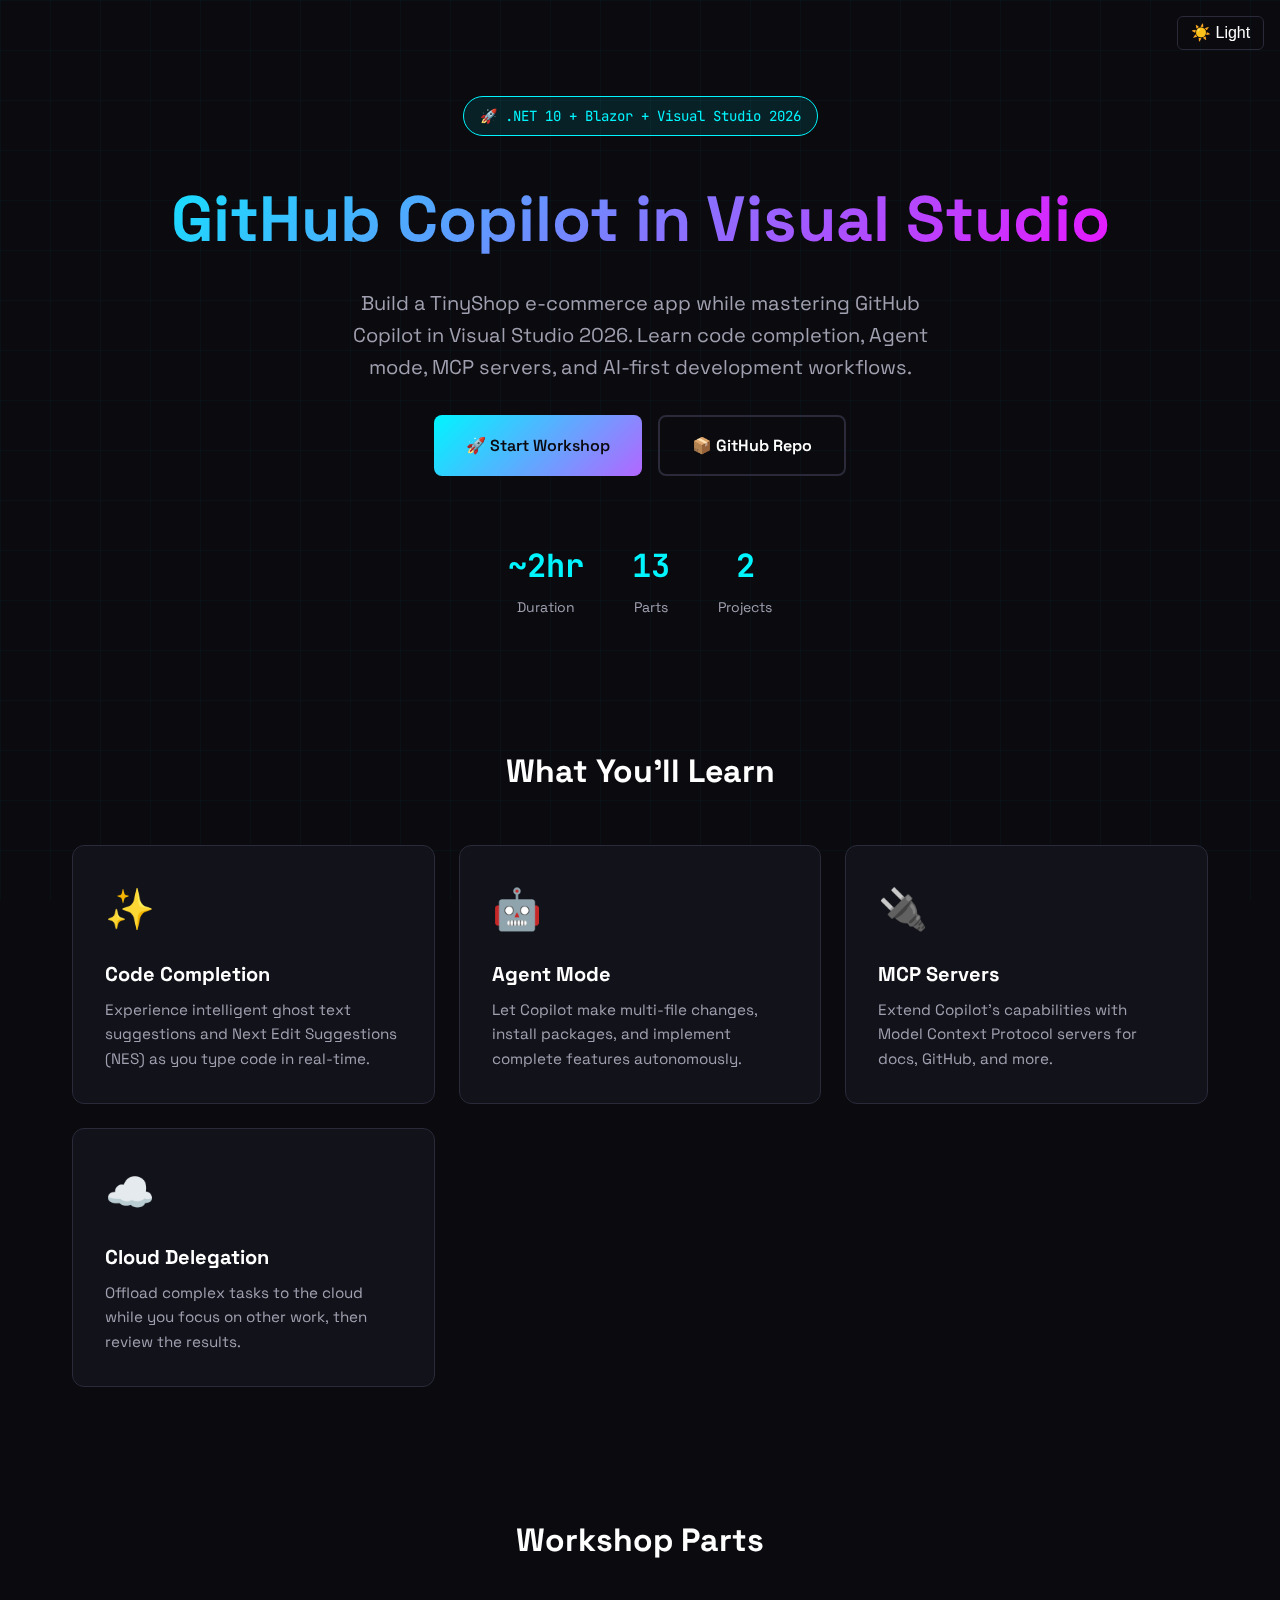
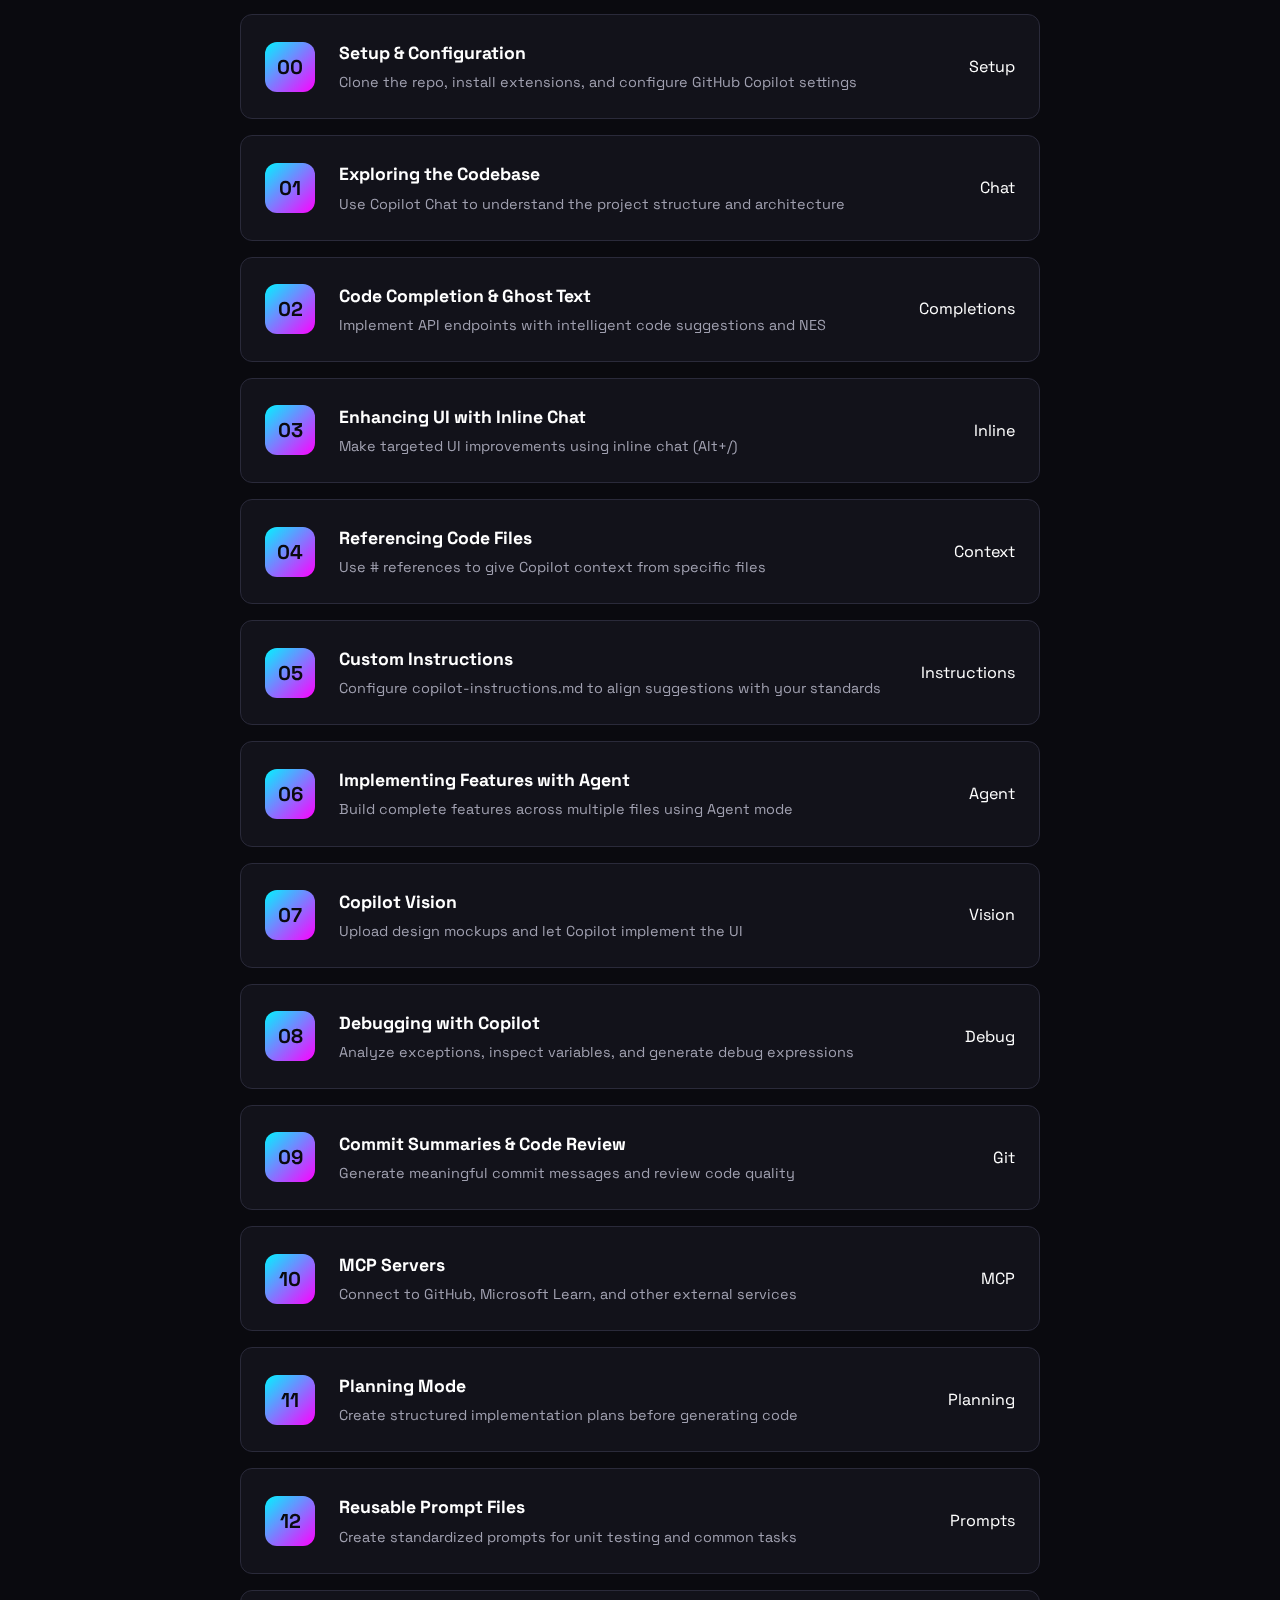
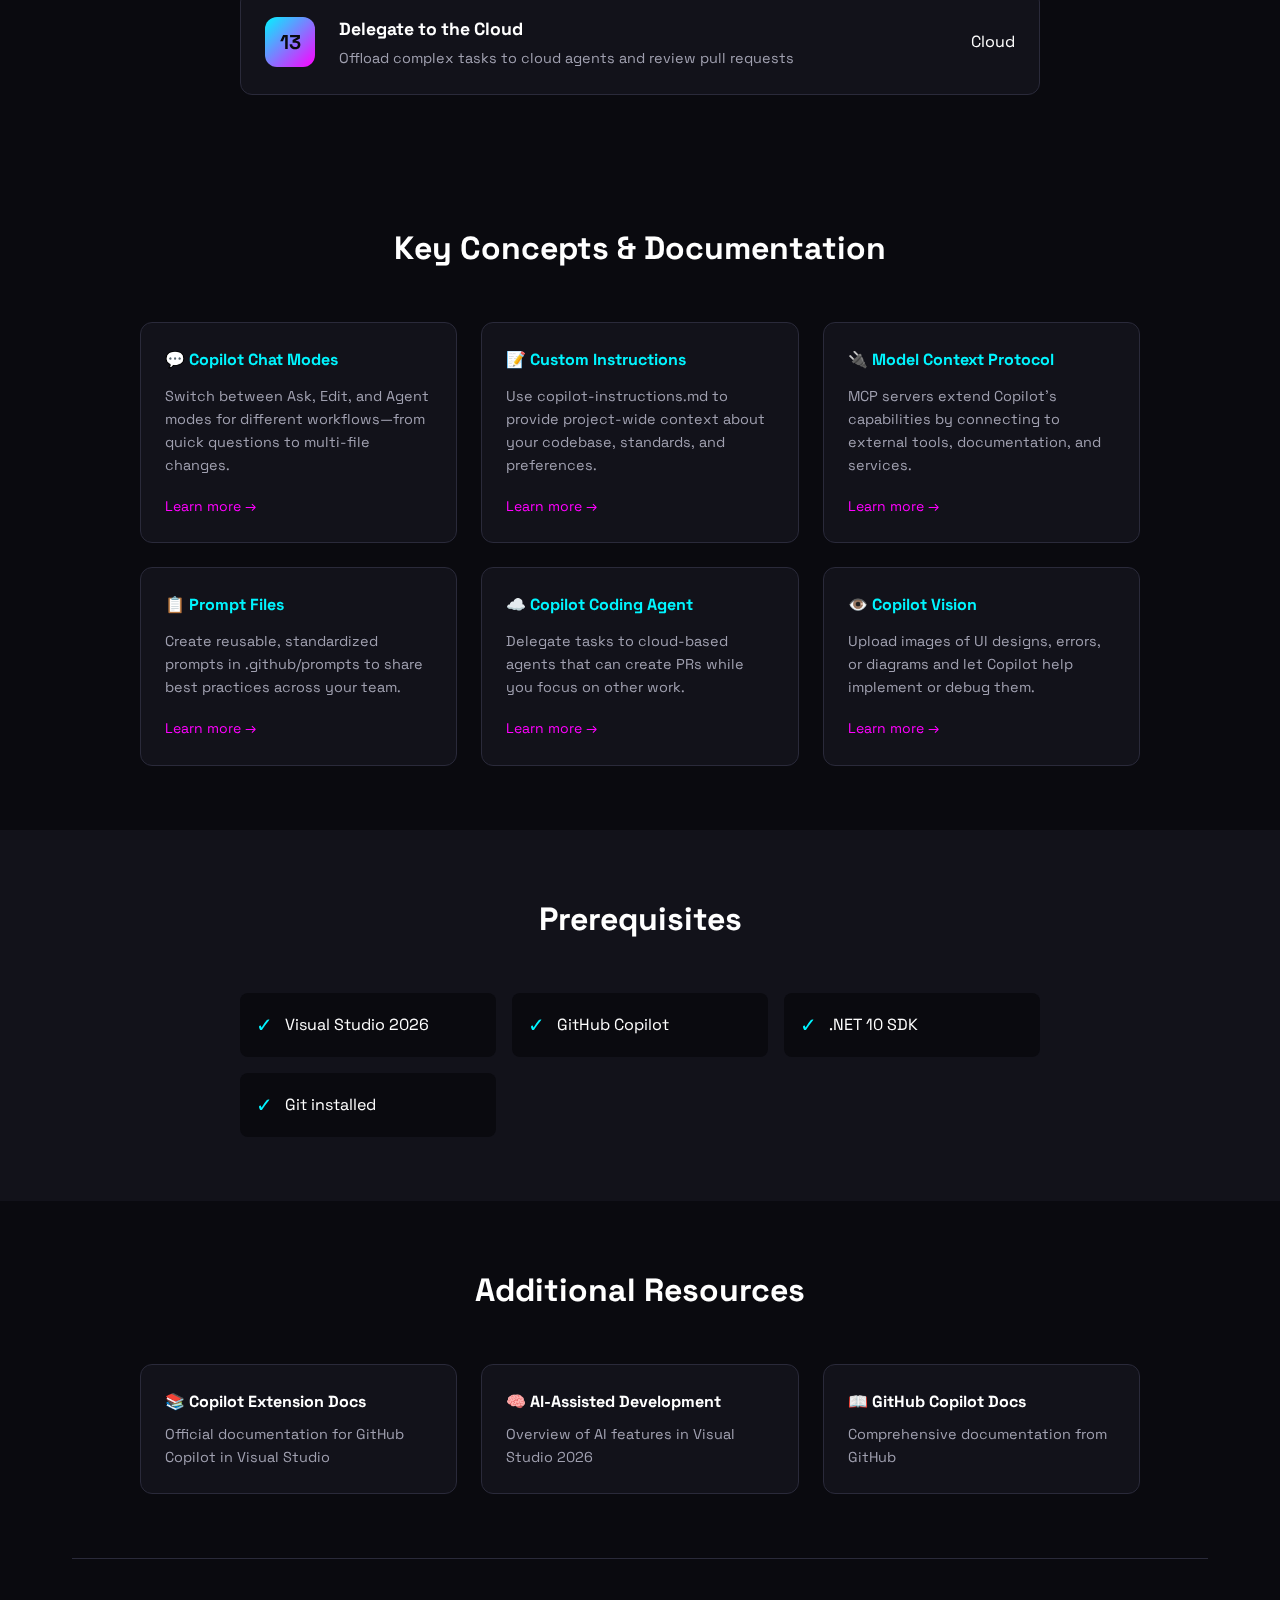
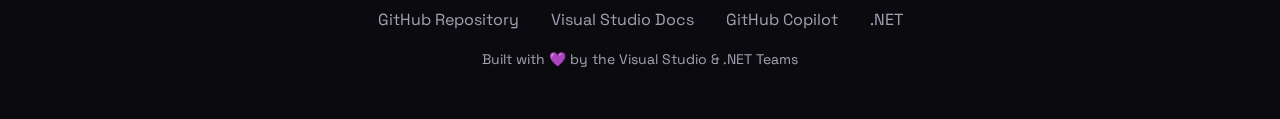
<file: docs/index.html>
<!DOCTYPE html>
<html lang="en">
<head>
    <meta charset="UTF-8">
    <meta name="viewport" content="width=device-width, initial-scale=1.0">
    <title>Visual Studio GitHub Copilot Lab | .NET Edition</title>
    <link rel="preconnect" href="https://fonts.googleapis.com">
    <link href="https://fonts.googleapis.com/css2?family=Space+Grotesk:wght@400;500;600;700&family=JetBrains+Mono:wght@400;600&display=swap" rel="stylesheet">
    <link rel="stylesheet" href="styles.css">
    <link rel="stylesheet" href="light-theme.css">
    <script src="theme-toggle.js"></script>
</head>
<body>
    <div style="position:fixed;top:1rem;right:1rem;z-index:1000;">
        <button class="theme-toggle" onclick="toggleTheme()">☀️ Light</button>
    </div>
    <div class="container">
        <!-- Hero -->
        <section class="hero">
            <span class="hero-badge">🚀 .NET 10 + Blazor + Visual Studio 2026</span>
            <h1>GitHub Copilot in Visual Studio</h1>
            <p class="hero-subtitle">
                Build a TinyShop e-commerce app while mastering GitHub Copilot in Visual Studio 2026. 
                Learn code completion, Agent mode, MCP servers, and AI-first development workflows.
            </p>
            <div class="hero-cta">
                <a href="step.html?step=setup" class="btn btn-primary">
                    🚀 Start Workshop
                </a>
                <a href="https://github.com/dotnet-presentations/visual-studio-github-copilot-lab" class="btn btn-secondary">
                    📦 GitHub Repo
                </a>
            </div>
            <div class="stats">
                <div class="stat">
                    <div class="stat-value">~2hr</div>
                    <div class="stat-label">Duration</div>
                </div>
                <div class="stat">
                    <div class="stat-value">13</div>
                    <div class="stat-label">Parts</div>
                </div>
                <div class="stat">
                    <div class="stat-value">2</div>
                    <div class="stat-label">Projects</div>
                </div>
            </div>
        </section>

        <!-- Features -->
        <section class="features">
            <h2 class="section-title">What You'll Learn</h2>
            <div class="features-grid">
                <div class="feature-card">
                    <div class="feature-icon">✨</div>
                    <h3>Code Completion</h3>
                    <p>Experience intelligent ghost text suggestions and Next Edit Suggestions (NES) as you type code in real-time.</p>
                </div>
                <div class="feature-card">
                    <div class="feature-icon">🤖</div>
                    <h3>Agent Mode</h3>
                    <p>Let Copilot make multi-file changes, install packages, and implement complete features autonomously.</p>
                </div>
                <div class="feature-card">
                    <div class="feature-icon">🔌</div>
                    <h3>MCP Servers</h3>
                    <p>Extend Copilot's capabilities with Model Context Protocol servers for docs, GitHub, and more.</p>
                </div>
                <div class="feature-card">
                    <div class="feature-icon">☁️</div>
                    <h3>Cloud Delegation</h3>
                    <p>Offload complex tasks to the cloud while you focus on other work, then review the results.</p>
                </div>
            </div>
        </section>

        <!-- Workshop Parts -->
        <section class="workshop">
            <h2 class="section-title">Workshop Parts</h2>
            <div class="parts-list">
                <a href="step.html?step=setup" class="part-card">
                    <div class="part-number">00</div>
                    <div class="part-content">
                        <h3>Setup & Configuration</h3>
                        <p>Clone the repo, install extensions, and configure GitHub Copilot settings</p>
                    </div>
                    <span class="part-badge">Setup</span>
                </a>
                <a href="step.html?step=part00-exploring-codebase" class="part-card">
                    <div class="part-number">01</div>
                    <div class="part-content">
                        <h3>Exploring the Codebase</h3>
                        <p>Use Copilot Chat to understand the project structure and architecture</p>
                    </div>
                    <span class="part-badge">Chat</span>
                </a>
                <a href="step.html?step=part01-code-completion" class="part-card">
                    <div class="part-number">02</div>
                    <div class="part-content">
                        <h3>Code Completion & Ghost Text</h3>
                        <p>Implement API endpoints with intelligent code suggestions and NES</p>
                    </div>
                    <span class="part-badge">Completions</span>
                </a>
                <a href="step.html?step=part02-enhancing-ui" class="part-card">
                    <div class="part-number">03</div>
                    <div class="part-content">
                        <h3>Enhancing UI with Inline Chat</h3>
                        <p>Make targeted UI improvements using inline chat (Alt+/)</p>
                    </div>
                    <span class="part-badge">Inline</span>
                </a>
                <a href="step.html?step=part03-referencing-files" class="part-card">
                    <div class="part-number">04</div>
                    <div class="part-content">
                        <h3>Referencing Code Files</h3>
                        <p>Use # references to give Copilot context from specific files</p>
                    </div>
                    <span class="part-badge">Context</span>
                </a>
                <a href="step.html?step=part04-custom-instructions" class="part-card">
                    <div class="part-number">05</div>
                    <div class="part-content">
                        <h3>Custom Instructions</h3>
                        <p>Configure copilot-instructions.md to align suggestions with your standards</p>
                    </div>
                    <span class="part-badge">Instructions</span>
                </a>
                <a href="step.html?step=part05-implementing-features" class="part-card">
                    <div class="part-number">06</div>
                    <div class="part-content">
                        <h3>Implementing Features with Agent</h3>
                        <p>Build complete features across multiple files using Agent mode</p>
                    </div>
                    <span class="part-badge">Agent</span>
                </a>
                <a href="step.html?step=part06-copilot-vision" class="part-card">
                    <div class="part-number">07</div>
                    <div class="part-content">
                        <h3>Copilot Vision</h3>
                        <p>Upload design mockups and let Copilot implement the UI</p>
                    </div>
                    <span class="part-badge">Vision</span>
                </a>
                <a href="step.html?step=part07-debugging-with-copilot" class="part-card">
                    <div class="part-number">08</div>
                    <div class="part-content">
                        <h3>Debugging with Copilot</h3>
                        <p>Analyze exceptions, inspect variables, and generate debug expressions</p>
                    </div>
                    <span class="part-badge">Debug</span>
                </a>
                <a href="step.html?step=part08-commit-summary-descriptions" class="part-card">
                    <div class="part-number">09</div>
                    <div class="part-content">
                        <h3>Commit Summaries & Code Review</h3>
                        <p>Generate meaningful commit messages and review code quality</p>
                    </div>
                    <span class="part-badge">Git</span>
                </a>
                <a href="step.html?step=part09-mcp" class="part-card">
                    <div class="part-number">10</div>
                    <div class="part-content">
                        <h3>MCP Servers</h3>
                        <p>Connect to GitHub, Microsoft Learn, and other external services</p>
                    </div>
                    <span class="part-badge">MCP</span>
                </a>
                <a href="step.html?step=part10-planning-mode" class="part-card">
                    <div class="part-number">11</div>
                    <div class="part-content">
                        <h3>Planning Mode</h3>
                        <p>Create structured implementation plans before generating code</p>
                    </div>
                    <span class="part-badge">Planning</span>
                </a>
                <a href="step.html?step=part11-reusable-prompts" class="part-card">
                    <div class="part-number">12</div>
                    <div class="part-content">
                        <h3>Reusable Prompt Files</h3>
                        <p>Create standardized prompts for unit testing and common tasks</p>
                    </div>
                    <span class="part-badge">Prompts</span>
                </a>
                <a href="step.html?step=part12-delegate-to-cloud" class="part-card">
                    <div class="part-number">13</div>
                    <div class="part-content">
                        <h3>Delegate to the Cloud</h3>
                        <p>Offload complex tasks to cloud agents and review pull requests</p>
                    </div>
                    <span class="part-badge">Cloud</span>
                </a>
            </div>
        </section>

        <!-- Key Concepts -->
        <section class="concepts">
            <h2 class="section-title">Key Concepts & Documentation</h2>
            <div class="concepts-grid">
                <div class="concept-card">
                    <h4>💬 Copilot Chat Modes</h4>
                    <p>Switch between Ask, Edit, and Agent modes for different workflows—from quick questions to multi-file changes.</p>
                    <a href="https://learn.microsoft.com/visualstudio/ide/copilot-chat-context" target="_blank">Learn more →</a>
                </div>
                <div class="concept-card">
                    <h4>📝 Custom Instructions</h4>
                    <p>Use copilot-instructions.md to provide project-wide context about your codebase, standards, and preferences.</p>
                    <a href="https://learn.microsoft.com/visualstudio/ide/copilot-customize-copilot" target="_blank">Learn more →</a>
                </div>
                <div class="concept-card">
                    <h4>🔌 Model Context Protocol</h4>
                    <p>MCP servers extend Copilot's capabilities by connecting to external tools, documentation, and services.</p>
                    <a href="https://learn.microsoft.com/visualstudio/ide/copilot-mcp-overview" target="_blank">Learn more →</a>
                </div>
                <div class="concept-card">
                    <h4>📋 Prompt Files</h4>
                    <p>Create reusable, standardized prompts in .github/prompts to share best practices across your team.</p>
                    <a href="https://learn.microsoft.com/visualstudio/ide/copilot-prompts-files" target="_blank">Learn more →</a>
                </div>
                <div class="concept-card">
                    <h4>☁️ Copilot Coding Agent</h4>
                    <p>Delegate tasks to cloud-based agents that can create PRs while you focus on other work.</p>
                    <a href="https://learn.microsoft.com/visualstudio/ide/copilot-agent-mode" target="_blank">Learn more →</a>
                </div>
                <div class="concept-card">
                    <h4>👁️ Copilot Vision</h4>
                    <p>Upload images of UI designs, errors, or diagrams and let Copilot help implement or debug them.</p>
                    <a href="https://learn.microsoft.com/visualstudio/ide/copilot-vision" target="_blank">Learn more →</a>
                </div>
            </div>
        </section>
    </div>

    <!-- Prerequisites -->
    <section class="prereqs">
        <div class="container">
            <h2 class="section-title">Prerequisites</h2>
            <div class="prereqs-grid">
                <div class="prereq-item">
                    <span class="prereq-check">✓</span>
                    <span>Visual Studio 2026</span>
                </div>
                <div class="prereq-item">
                    <span class="prereq-check">✓</span>
                    <span>GitHub Copilot</span>
                </div>
                <div class="prereq-item">
                    <span class="prereq-check">✓</span>
                    <span>.NET 10 SDK</span>
                </div>
                <div class="prereq-item">
                    <span class="prereq-check">✓</span>
                    <span>Git installed</span>
                </div>
            </div>
        </div>
    </section>

    <div class="container">
        <!-- Resources -->
        <section class="resources">
            <h2 class="section-title">Additional Resources</h2>
            <div class="resources-grid">
                <a href="https://learn.microsoft.com/visualstudio/ide/visual-studio-github-copilot-extension" class="resource-card" target="_blank">
                    <h4>📚 Copilot Extension Docs</h4>
                    <p>Official documentation for GitHub Copilot in Visual Studio</p>
                </a>
                <a href="https://learn.microsoft.com/visualstudio/ide/ai-assisted-development-visual-studio" class="resource-card" target="_blank">
                    <h4>🧠 AI-Assisted Development</h4>
                    <p>Overview of AI features in Visual Studio 2026</p>
                </a>
                <a href="https://github.com/github/copilot-docs" class="resource-card" target="_blank">
                    <h4>📖 GitHub Copilot Docs</h4>
                    <p>Comprehensive documentation from GitHub</p>
                </a>
            </div>
        </section>

        <!-- Footer -->
        <footer>
            <div class="footer-links">
                <a href="https://github.com/dotnet-presentations/visual-studio-github-copilot-lab">GitHub Repository</a>
                <a href="https://learn.microsoft.com/visualstudio/">Visual Studio Docs</a>
                <a href="https://github.com/features/copilot">GitHub Copilot</a>
                <a href="https://dotnet.microsoft.com/">.NET</a>
            </div>
            <p class="footer-credit">
                Built with 💜 by the Visual Studio & .NET Teams
            </p>
        </footer>
    </div>
</body>
</html>
</file>
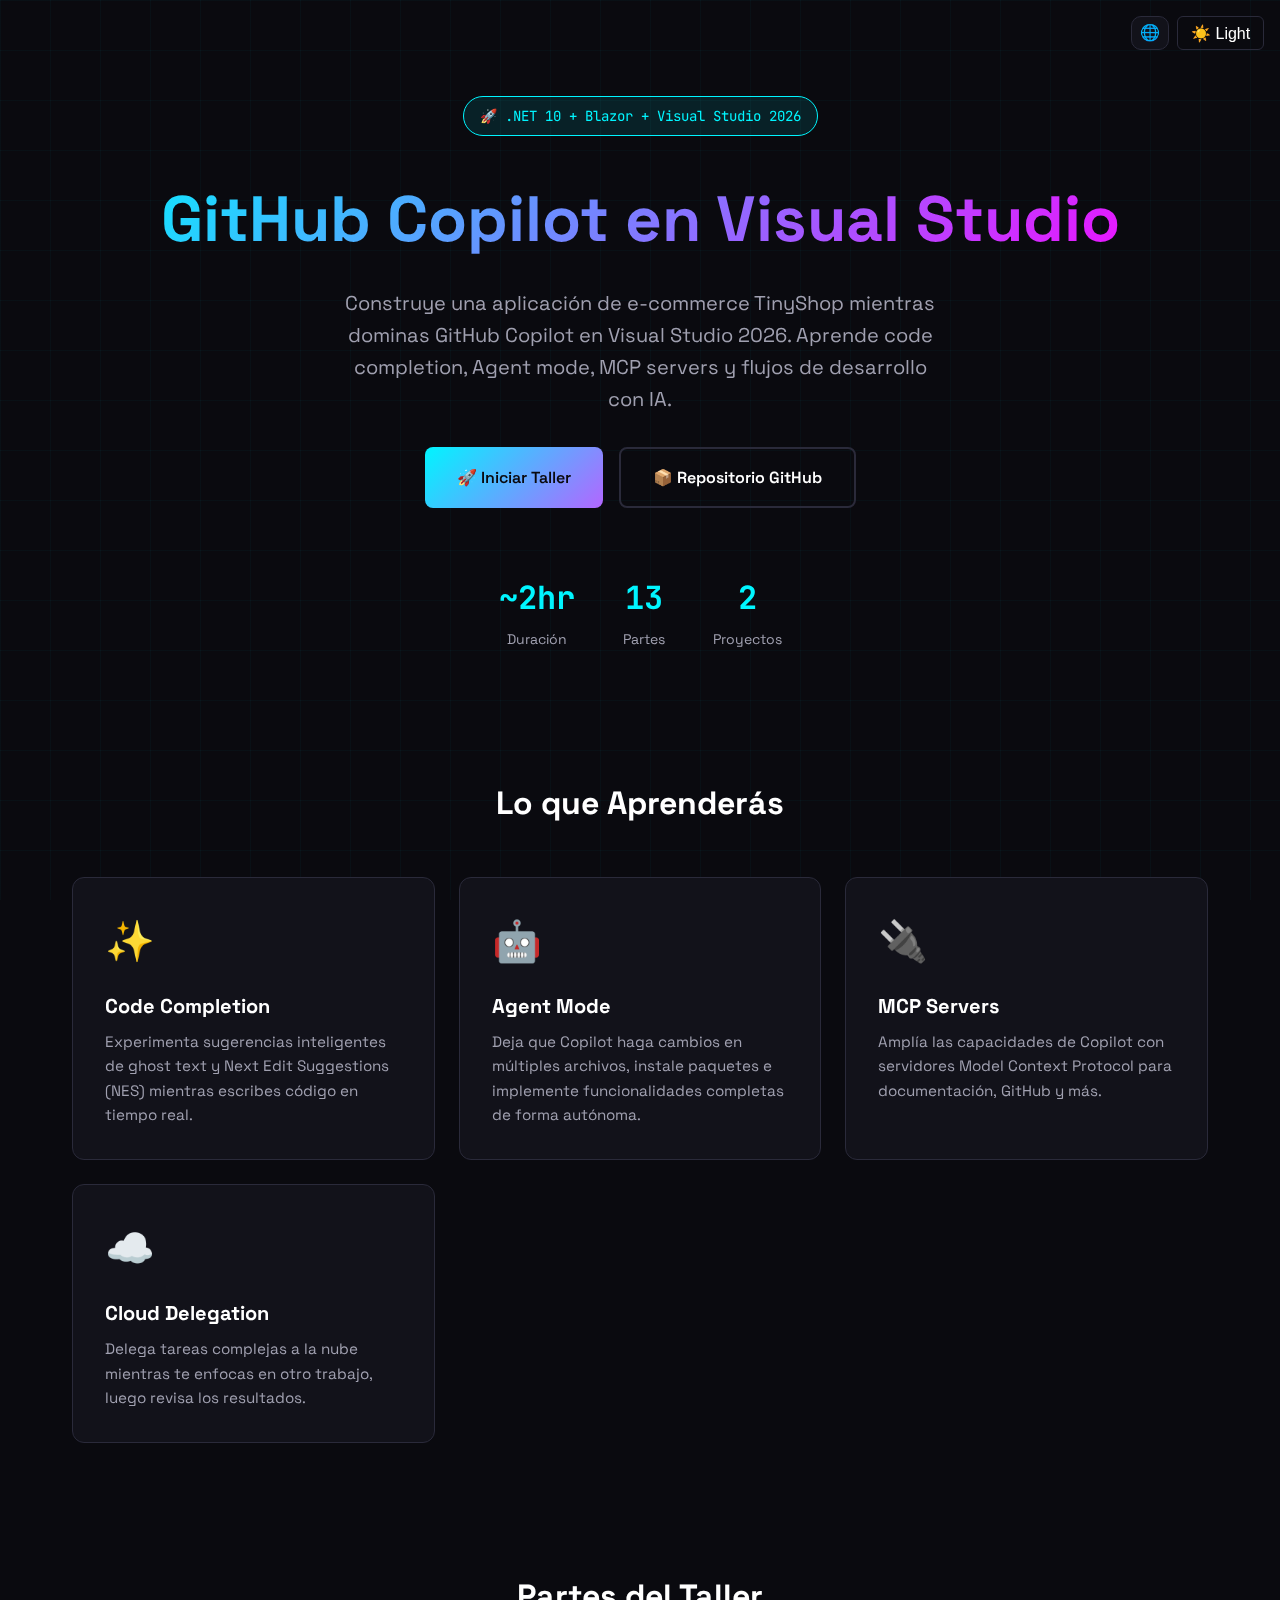
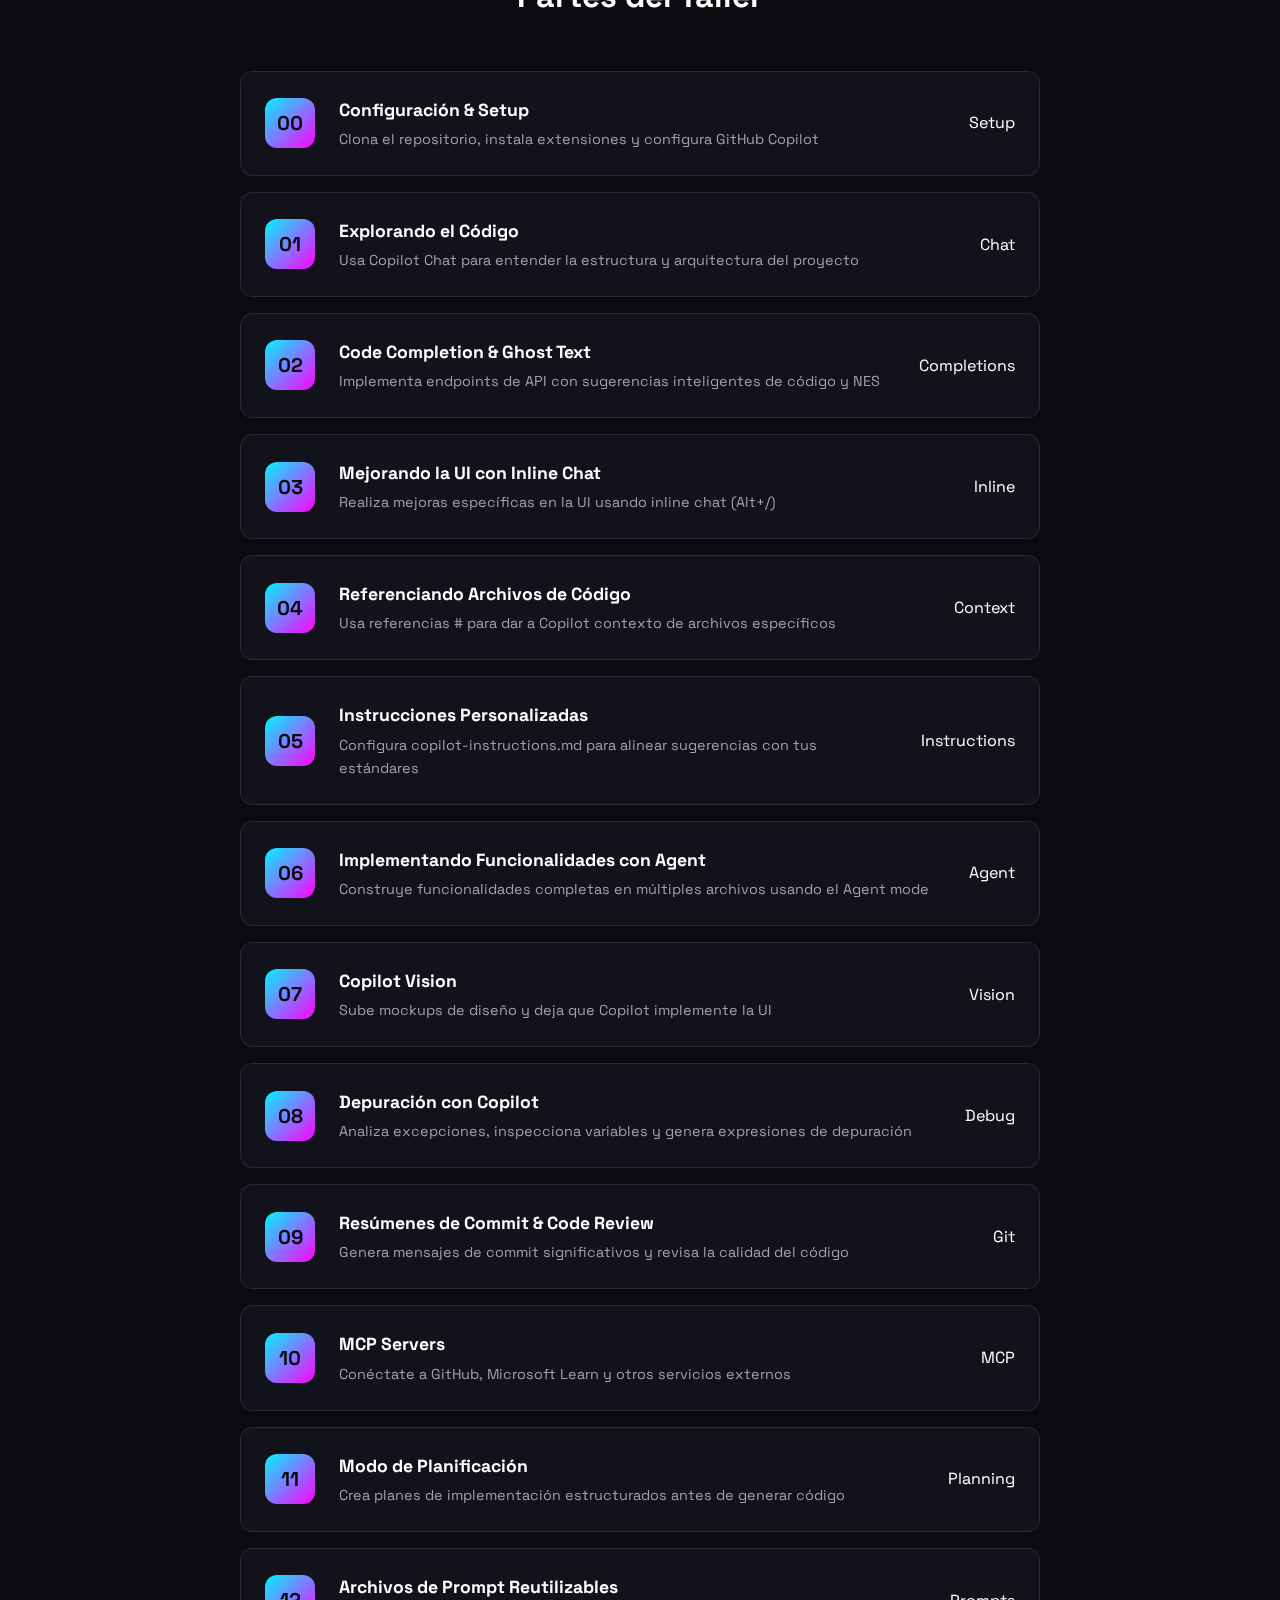
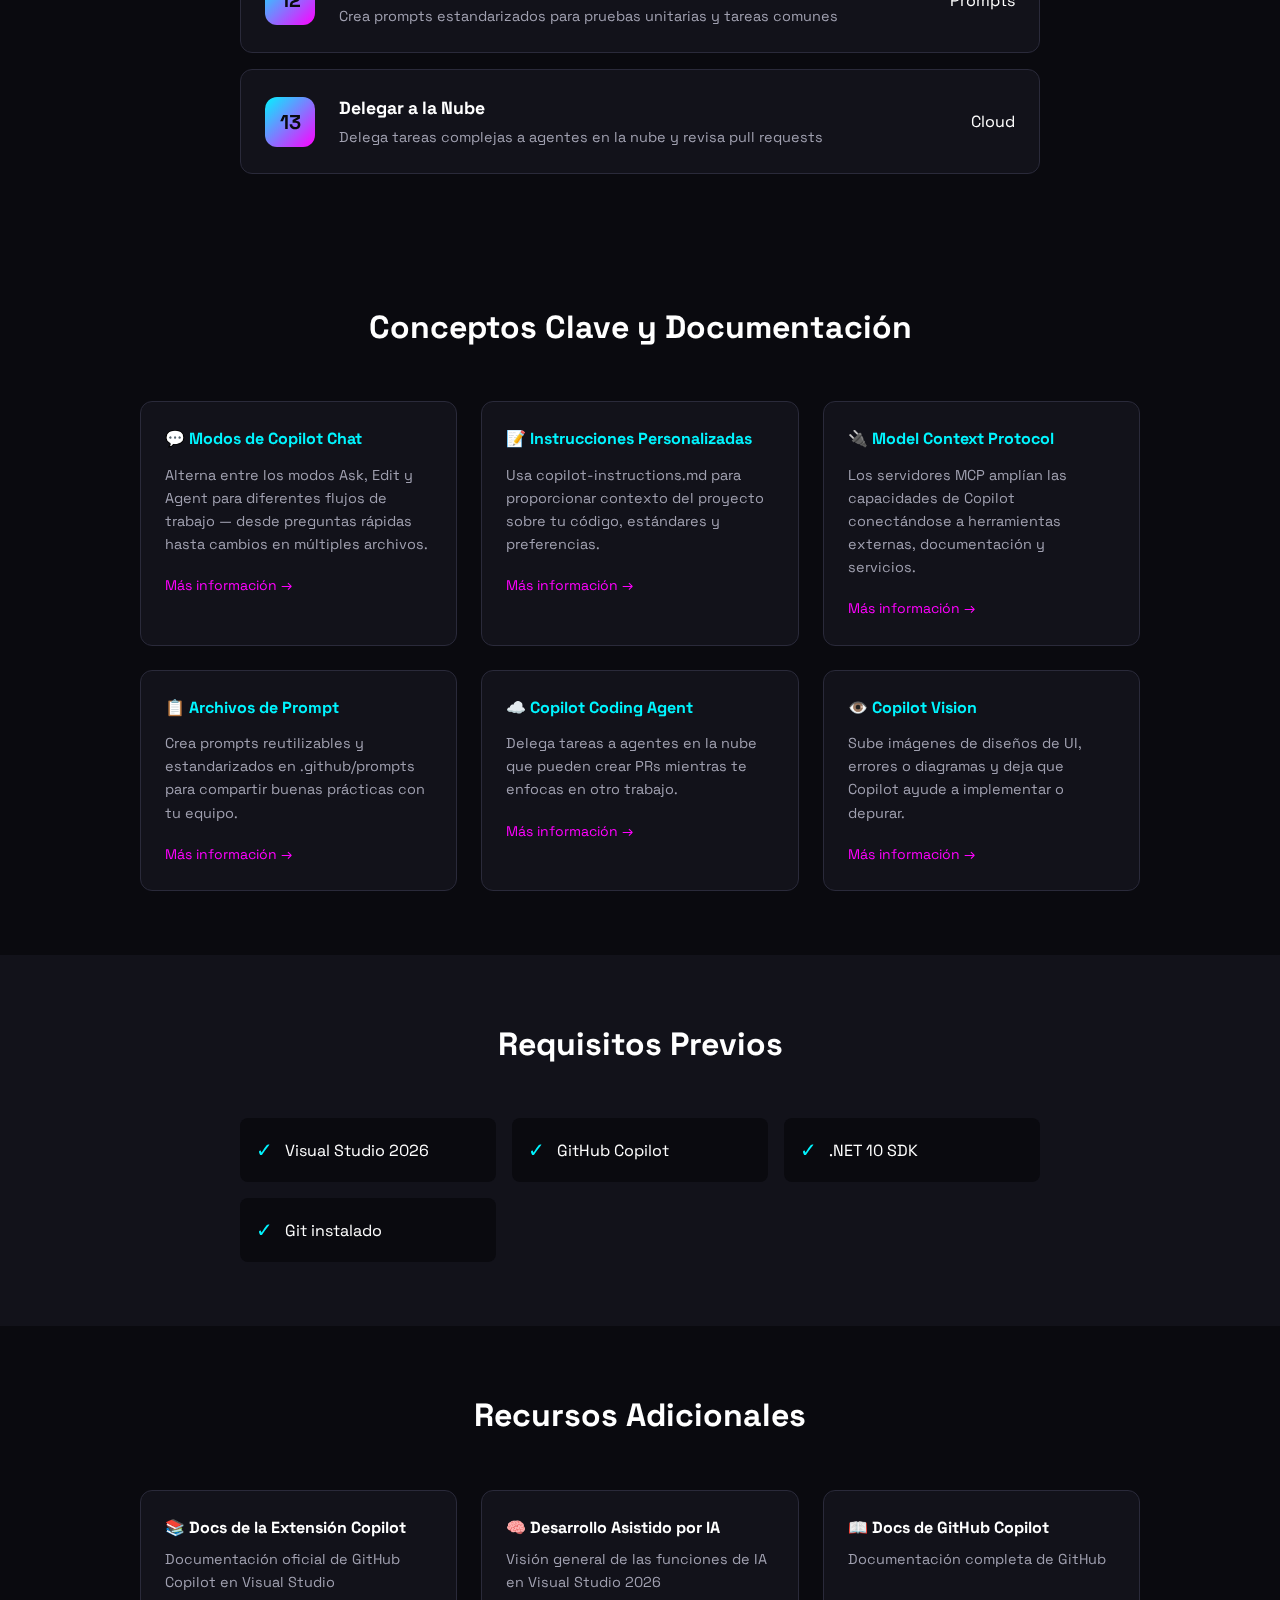
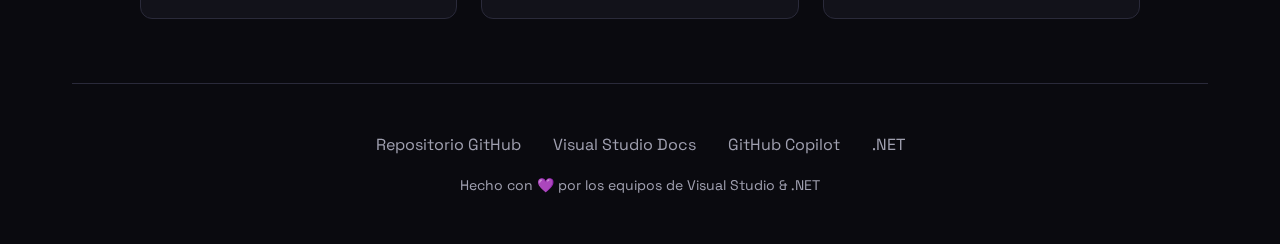
<file: docs/es/index.html>
<!DOCTYPE html>
<html lang="es">
<head>
    <!-- Google tag (gtag.js) -->
    <script async src="https://www.googletagmanager.com/gtag/js?id=G-LSC44NDPLQ"></script>
    <script>
      window.dataLayer = window.dataLayer || [];
      function gtag(){dataLayer.push(arguments);}
      gtag('js', new Date());
      gtag('config', 'G-LSC44NDPLQ');
    </script>
    <meta charset="UTF-8">
    <meta name="viewport" content="width=device-width, initial-scale=1.0">
    <title>Visual Studio GitHub Copilot Lab | Edición .NET</title>
    <link rel="preconnect" href="https://fonts.googleapis.com">
    <link href="https://fonts.googleapis.com/css2?family=Space+Grotesk:wght@400;500;600;700&family=JetBrains+Mono:wght@400;600&display=swap" rel="stylesheet">
    <link rel="alternate" hreflang="en" href="https://copilot-dev-days.github.io/visual-studio-lab/">
    <link rel="alternate" hreflang="pt-BR" href="https://copilot-dev-days.github.io/visual-studio-lab/pt_BR/">
    <link rel="alternate" hreflang="es" href="https://copilot-dev-days.github.io/visual-studio-lab/es/">
    <link rel="alternate" hreflang="x-default" href="https://copilot-dev-days.github.io/visual-studio-lab/">
    <link rel="stylesheet" href="../styles.css">
    <link rel="stylesheet" href="../light-theme.css">
    <script src="../theme-toggle.js"></script>
</head>
<body>
    <div style="position:fixed;top:1rem;right:1rem;z-index:1000;display:flex;gap:0.5rem;align-items:center;">
        <div class="locale-picker" id="localePicker">
            <button type="button" class="locale-toggle" aria-haspopup="listbox" aria-expanded="false" aria-label="Seleccionar idioma">🌐</button>
            <ul role="listbox" aria-label="Language">
                <li role="option" data-locale="en" aria-selected="false">🇬🇧 English</li>
                <li role="option" data-locale="es" aria-selected="true" class="active">🇪🇸 Español</li>
                <li role="option" data-locale="pt-BR" aria-selected="false">🇧🇷 Português (Brasil)</li>
            </ul>
        </div>
        <button class="theme-toggle" onclick="toggleTheme()">☀️ Claro</button>
    </div>
    <div class="container">
        <!-- Hero -->
        <section class="hero">
            <span class="hero-badge">🚀 .NET 10 + Blazor + Visual Studio 2026</span>
            <h1>GitHub Copilot en Visual Studio</h1>
            <p class="hero-subtitle">
                Construye una aplicación de e-commerce TinyShop mientras dominas GitHub Copilot en Visual Studio 2026. 
                Aprende code completion, Agent mode, MCP servers y flujos de desarrollo con IA.
            </p>
            <div class="hero-cta">
                <a href="step.html?step=setup" class="btn btn-primary">
                    🚀 Iniciar Taller
                </a>
                <a href="https://github.com/copilot-dev-days/visual-studio-lab" class="btn btn-secondary">
                    📦 Repositorio GitHub
                </a>
            </div>
            <div class="stats">
                <div class="stat">
                    <div class="stat-value">~2hr</div>
                    <div class="stat-label">Duración</div>
                </div>
                <div class="stat">
                    <div class="stat-value">13</div>
                    <div class="stat-label">Partes</div>
                </div>
                <div class="stat">
                    <div class="stat-value">2</div>
                    <div class="stat-label">Proyectos</div>
                </div>
            </div>
        </section>

        <!-- Features -->
        <section class="features">
            <h2 class="section-title">Lo que Aprenderás</h2>
            <div class="features-grid">
                <div class="feature-card">
                    <div class="feature-icon">✨</div>
                    <h3>Code Completion</h3>
                    <p>Experimenta sugerencias inteligentes de ghost text y Next Edit Suggestions (NES) mientras escribes código en tiempo real.</p>
                </div>
                <div class="feature-card">
                    <div class="feature-icon">🤖</div>
                    <h3>Agent Mode</h3>
                    <p>Deja que Copilot haga cambios en múltiples archivos, instale paquetes e implemente funcionalidades completas de forma autónoma.</p>
                </div>
                <div class="feature-card">
                    <div class="feature-icon">🔌</div>
                    <h3>MCP Servers</h3>
                    <p>Amplía las capacidades de Copilot con servidores Model Context Protocol para documentación, GitHub y más.</p>
                </div>
                <div class="feature-card">
                    <div class="feature-icon">☁️</div>
                    <h3>Cloud Delegation</h3>
                    <p>Delega tareas complejas a la nube mientras te enfocas en otro trabajo, luego revisa los resultados.</p>
                </div>
            </div>
        </section>

        <!-- Workshop Parts -->
        <section class="workshop">
            <h2 class="section-title">Partes del Taller</h2>
            <div class="parts-list">
                <a href="step.html?step=setup" class="part-card">
                    <div class="part-number">00</div>
                    <div class="part-content">
                        <h3>Configuración & Setup</h3>
                        <p>Clona el repositorio, instala extensiones y configura GitHub Copilot</p>
                    </div>
                    <span class="part-badge">Setup</span>
                </a>
                <a href="step.html?step=part00-exploring-codebase" class="part-card">
                    <div class="part-number">01</div>
                    <div class="part-content">
                        <h3>Explorando el Código</h3>
                        <p>Usa Copilot Chat para entender la estructura y arquitectura del proyecto</p>
                    </div>
                    <span class="part-badge">Chat</span>
                </a>
                <a href="step.html?step=part01-code-completion" class="part-card">
                    <div class="part-number">02</div>
                    <div class="part-content">
                        <h3>Code Completion & Ghost Text</h3>
                        <p>Implementa endpoints de API con sugerencias inteligentes de código y NES</p>
                    </div>
                    <span class="part-badge">Completions</span>
                </a>
                <a href="step.html?step=part02-enhancing-ui" class="part-card">
                    <div class="part-number">03</div>
                    <div class="part-content">
                        <h3>Mejorando la UI con Inline Chat</h3>
                        <p>Realiza mejoras específicas en la UI usando inline chat (Alt+/)</p>
                    </div>
                    <span class="part-badge">Inline</span>
                </a>
                <a href="step.html?step=part03-referencing-files" class="part-card">
                    <div class="part-number">04</div>
                    <div class="part-content">
                        <h3>Referenciando Archivos de Código</h3>
                        <p>Usa referencias # para dar a Copilot contexto de archivos específicos</p>
                    </div>
                    <span class="part-badge">Context</span>
                </a>
                <a href="step.html?step=part04-custom-instructions" class="part-card">
                    <div class="part-number">05</div>
                    <div class="part-content">
                        <h3>Instrucciones Personalizadas</h3>
                        <p>Configura copilot-instructions.md para alinear sugerencias con tus estándares</p>
                    </div>
                    <span class="part-badge">Instructions</span>
                </a>
                <a href="step.html?step=part05-implementing-features" class="part-card">
                    <div class="part-number">06</div>
                    <div class="part-content">
                        <h3>Implementando Funcionalidades con Agent</h3>
                        <p>Construye funcionalidades completas en múltiples archivos usando el Agent mode</p>
                    </div>
                    <span class="part-badge">Agent</span>
                </a>
                <a href="step.html?step=part06-copilot-vision" class="part-card">
                    <div class="part-number">07</div>
                    <div class="part-content">
                        <h3>Copilot Vision</h3>
                        <p>Sube mockups de diseño y deja que Copilot implemente la UI</p>
                    </div>
                    <span class="part-badge">Vision</span>
                </a>
                <a href="step.html?step=part07-debugging-with-copilot" class="part-card">
                    <div class="part-number">08</div>
                    <div class="part-content">
                        <h3>Depuración con Copilot</h3>
                        <p>Analiza excepciones, inspecciona variables y genera expresiones de depuración</p>
                    </div>
                    <span class="part-badge">Debug</span>
                </a>
                <a href="step.html?step=part08-commit-summary-descriptions" class="part-card">
                    <div class="part-number">09</div>
                    <div class="part-content">
                        <h3>Resúmenes de Commit & Code Review</h3>
                        <p>Genera mensajes de commit significativos y revisa la calidad del código</p>
                    </div>
                    <span class="part-badge">Git</span>
                </a>
                <a href="step.html?step=part09-mcp" class="part-card">
                    <div class="part-number">10</div>
                    <div class="part-content">
                        <h3>MCP Servers</h3>
                        <p>Conéctate a GitHub, Microsoft Learn y otros servicios externos</p>
                    </div>
                    <span class="part-badge">MCP</span>
                </a>
                <a href="step.html?step=part10-planning-mode" class="part-card">
                    <div class="part-number">11</div>
                    <div class="part-content">
                        <h3>Modo de Planificación</h3>
                        <p>Crea planes de implementación estructurados antes de generar código</p>
                    </div>
                    <span class="part-badge">Planning</span>
                </a>
                <a href="step.html?step=part11-reusable-prompts" class="part-card">
                    <div class="part-number">12</div>
                    <div class="part-content">
                        <h3>Archivos de Prompt Reutilizables</h3>
                        <p>Crea prompts estandarizados para pruebas unitarias y tareas comunes</p>
                    </div>
                    <span class="part-badge">Prompts</span>
                </a>
                <a href="step.html?step=part12-delegate-to-cloud" class="part-card">
                    <div class="part-number">13</div>
                    <div class="part-content">
                        <h3>Delegar a la Nube</h3>
                        <p>Delega tareas complejas a agentes en la nube y revisa pull requests</p>
                    </div>
                    <span class="part-badge">Cloud</span>
                </a>
            </div>
        </section>

        <!-- Key Concepts -->
        <section class="concepts">
            <h2 class="section-title">Conceptos Clave y Documentación</h2>
            <div class="concepts-grid">
                <div class="concept-card">
                    <h4>💬 Modos de Copilot Chat</h4>
                    <p>Alterna entre los modos Ask, Edit y Agent para diferentes flujos de trabajo — desde preguntas rápidas hasta cambios en múltiples archivos.</p>
                    <a href="https://learn.microsoft.com/visualstudio/ide/copilot-chat-context" target="_blank">Más información →</a>
                </div>
                <div class="concept-card">
                    <h4>📝 Instrucciones Personalizadas</h4>
                    <p>Usa copilot-instructions.md para proporcionar contexto del proyecto sobre tu código, estándares y preferencias.</p>
                    <a href="https://learn.microsoft.com/visualstudio/ide/copilot-customize-copilot" target="_blank">Más información →</a>
                </div>
                <div class="concept-card">
                    <h4>🔌 Model Context Protocol</h4>
                    <p>Los servidores MCP amplían las capacidades de Copilot conectándose a herramientas externas, documentación y servicios.</p>
                    <a href="https://learn.microsoft.com/visualstudio/ide/copilot-mcp-overview" target="_blank">Más información →</a>
                </div>
                <div class="concept-card">
                    <h4>📋 Archivos de Prompt</h4>
                    <p>Crea prompts reutilizables y estandarizados en .github/prompts para compartir buenas prácticas con tu equipo.</p>
                    <a href="https://learn.microsoft.com/visualstudio/ide/copilot-prompts-files" target="_blank">Más información →</a>
                </div>
                <div class="concept-card">
                    <h4>☁️ Copilot Coding Agent</h4>
                    <p>Delega tareas a agentes en la nube que pueden crear PRs mientras te enfocas en otro trabajo.</p>
                    <a href="https://learn.microsoft.com/visualstudio/ide/copilot-agent-mode" target="_blank">Más información →</a>
                </div>
                <div class="concept-card">
                    <h4>👁️ Copilot Vision</h4>
                    <p>Sube imágenes de diseños de UI, errores o diagramas y deja que Copilot ayude a implementar o depurar.</p>
                    <a href="https://learn.microsoft.com/visualstudio/ide/copilot-vision" target="_blank">Más información →</a>
                </div>
            </div>
        </section>
    </div>

    <!-- Prerequisites -->
    <section class="prereqs">
        <div class="container">
            <h2 class="section-title">Requisitos Previos</h2>
            <div class="prereqs-grid">
                <div class="prereq-item">
                    <span class="prereq-check">✓</span>
                    <span>Visual Studio 2026</span>
                </div>
                <div class="prereq-item">
                    <span class="prereq-check">✓</span>
                    <span>GitHub Copilot</span>
                </div>
                <div class="prereq-item">
                    <span class="prereq-check">✓</span>
                    <span>.NET 10 SDK</span>
                </div>
                <div class="prereq-item">
                    <span class="prereq-check">✓</span>
                    <span>Git instalado</span>
                </div>
            </div>
        </div>
    </section>

    <div class="container">
        <!-- Resources -->
        <section class="resources">
            <h2 class="section-title">Recursos Adicionales</h2>
            <div class="resources-grid">
                <a href="https://learn.microsoft.com/visualstudio/ide/visual-studio-github-copilot-extension" class="resource-card" target="_blank">
                    <h4>📚 Docs de la Extensión Copilot</h4>
                    <p>Documentación oficial de GitHub Copilot en Visual Studio</p>
                </a>
                <a href="https://learn.microsoft.com/visualstudio/ide/ai-assisted-development-visual-studio" class="resource-card" target="_blank">
                    <h4>🧠 Desarrollo Asistido por IA</h4>
                    <p>Visión general de las funciones de IA en Visual Studio 2026</p>
                </a>
                <a href="https://github.com/github/copilot-docs" class="resource-card" target="_blank">
                    <h4>📖 Docs de GitHub Copilot</h4>
                    <p>Documentación completa de GitHub</p>
                </a>
            </div>
        </section>

        <!-- Footer -->
        <footer>
            <div class="footer-links">
                <a href="https://github.com/copilot-dev-days/visual-studio-lab">Repositorio GitHub</a>
                <a href="https://learn.microsoft.com/visualstudio/">Visual Studio Docs</a>
                <a href="https://github.com/features/copilot">GitHub Copilot</a>
                <a href="https://dotnet.microsoft.com/">.NET</a>
            </div>
            <p class="footer-credit">
                Hecho con 💜 por los equipos de Visual Studio & .NET
            </p>
        </footer>
    </div>

    <script>
    (function(){
      var match=location.pathname.match(/\/(pt_BR|es)\//);
      var locale=match?match[1]:'en';
      var picker=document.getElementById('localePicker');
      if(!picker)return;
      var btn=picker.querySelector('.locale-toggle'),list=picker.querySelector('ul');
      list.querySelectorAll('li').forEach(function(li){
        var l=li.dataset.locale==='pt-BR'?'pt_BR':li.dataset.locale;
        if(l===locale){li.classList.add('active');li.setAttribute('aria-selected','true');}
        else{li.classList.remove('active');li.setAttribute('aria-selected','false');}
      });
      function open(){list.style.display='block';btn.setAttribute('aria-expanded','true');}
      function close(){list.style.display='none';btn.setAttribute('aria-expanded','false');}
      btn.addEventListener('click',function(e){e.stopPropagation();list.style.display==='block'?close():open();});
      document.addEventListener('click',close);
      document.addEventListener('keydown',function(e){if(e.key==='Escape')close();});
      list.querySelectorAll('li').forEach(function(li){
        li.addEventListener('click',function(e){
          e.stopPropagation();
          var t=li.dataset.locale==='pt-BR'?'pt_BR':li.dataset.locale;
          if(t===locale){close();return;}
          var p=location.pathname;
          if(locale!=='en')p=p.replace(new RegExp('/'+locale+'/'),'/');;
          if(t!=='en'){var base=p.replace(/\/index\.html$/,'/');if(!base.endsWith('/'))base+='/';p=base+t+'/';}
          localStorage.setItem('preferred-locale',t);
          window.location.href=p;
        });
      });
    })();
    </script>
</body>
</html>
</file>
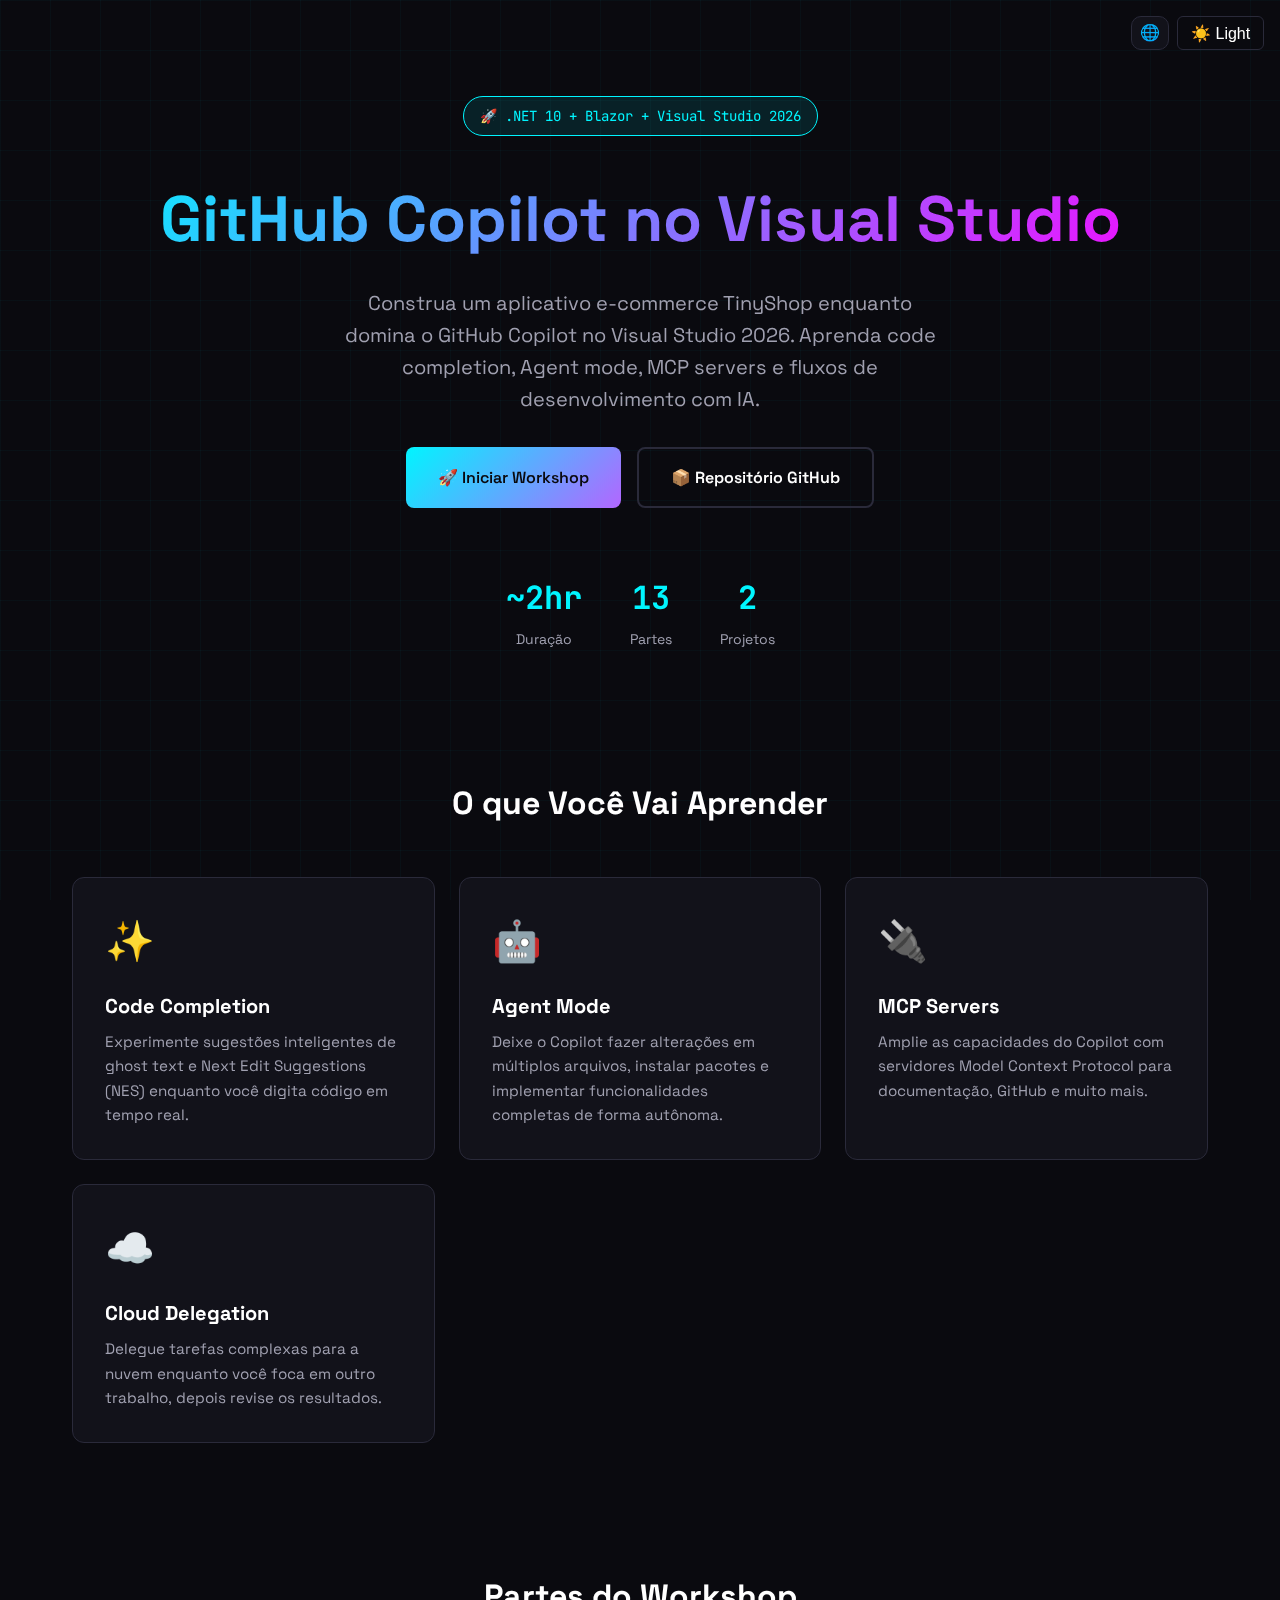
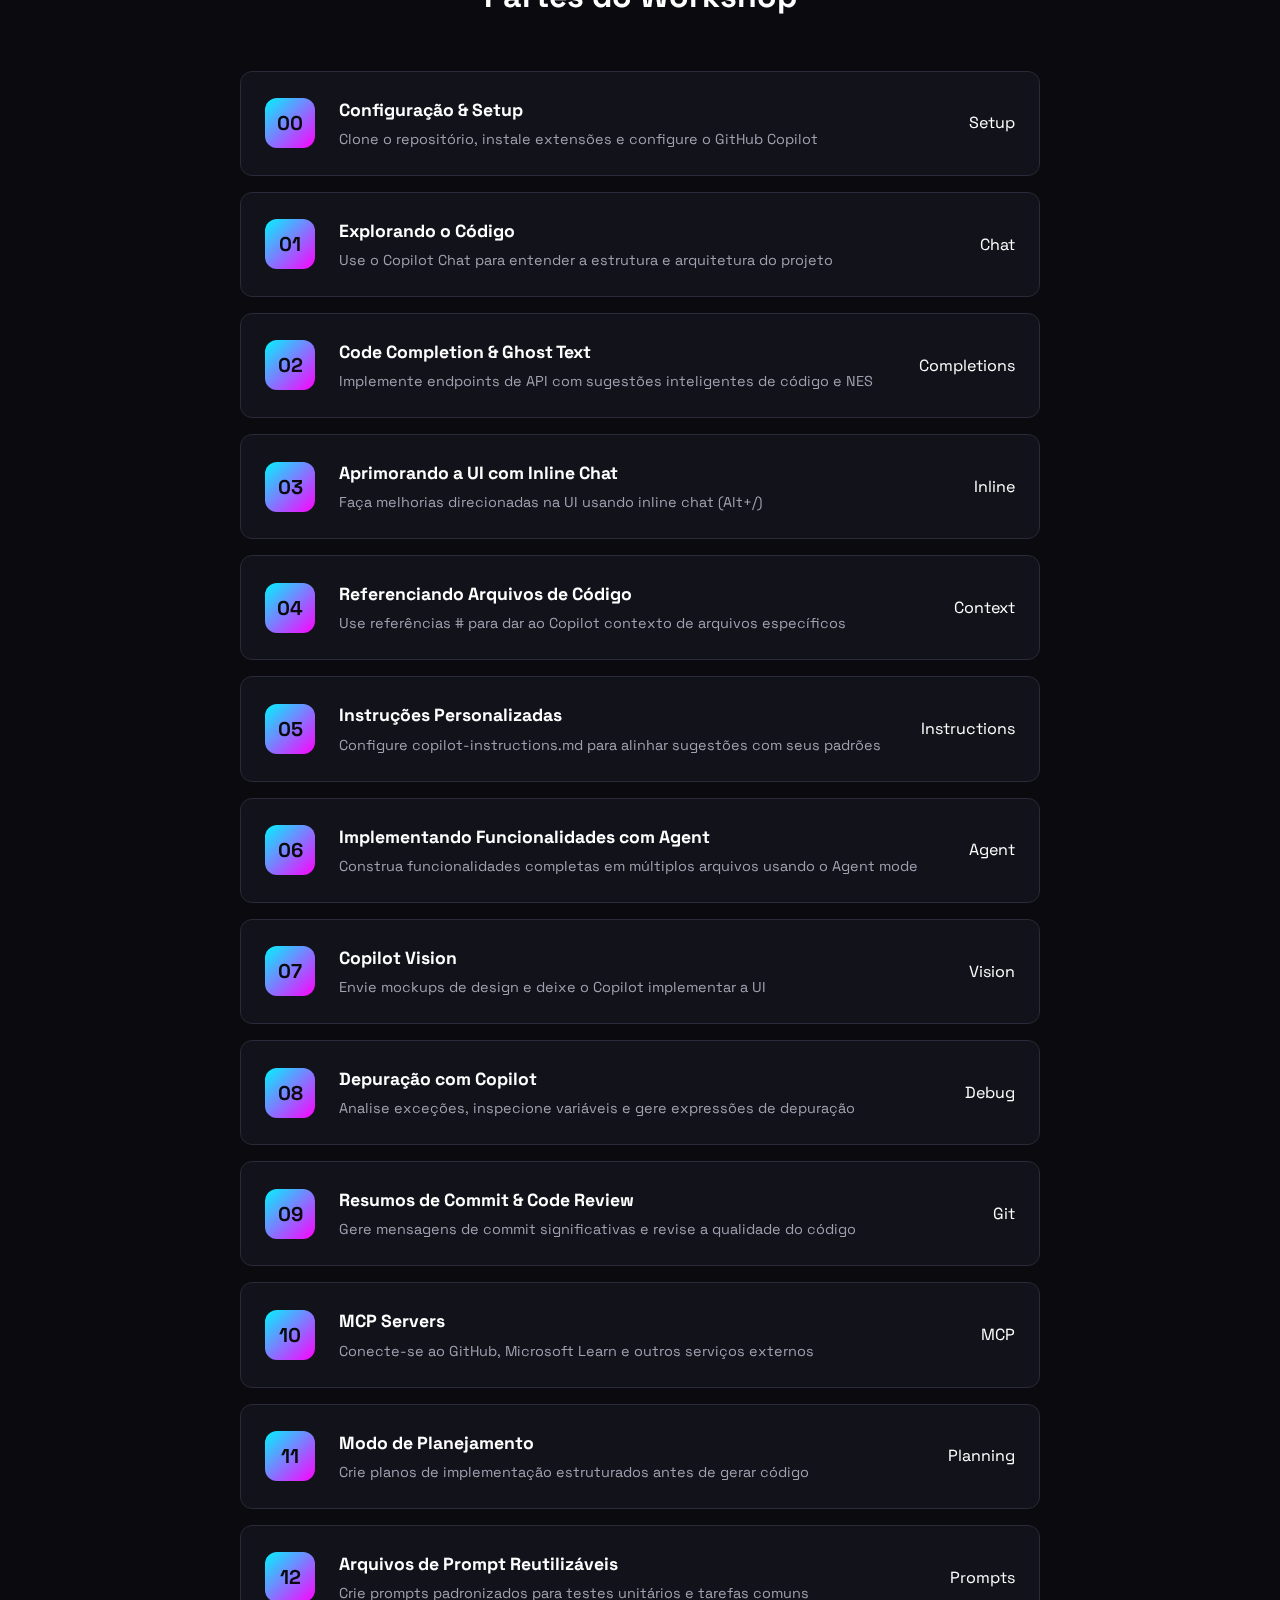
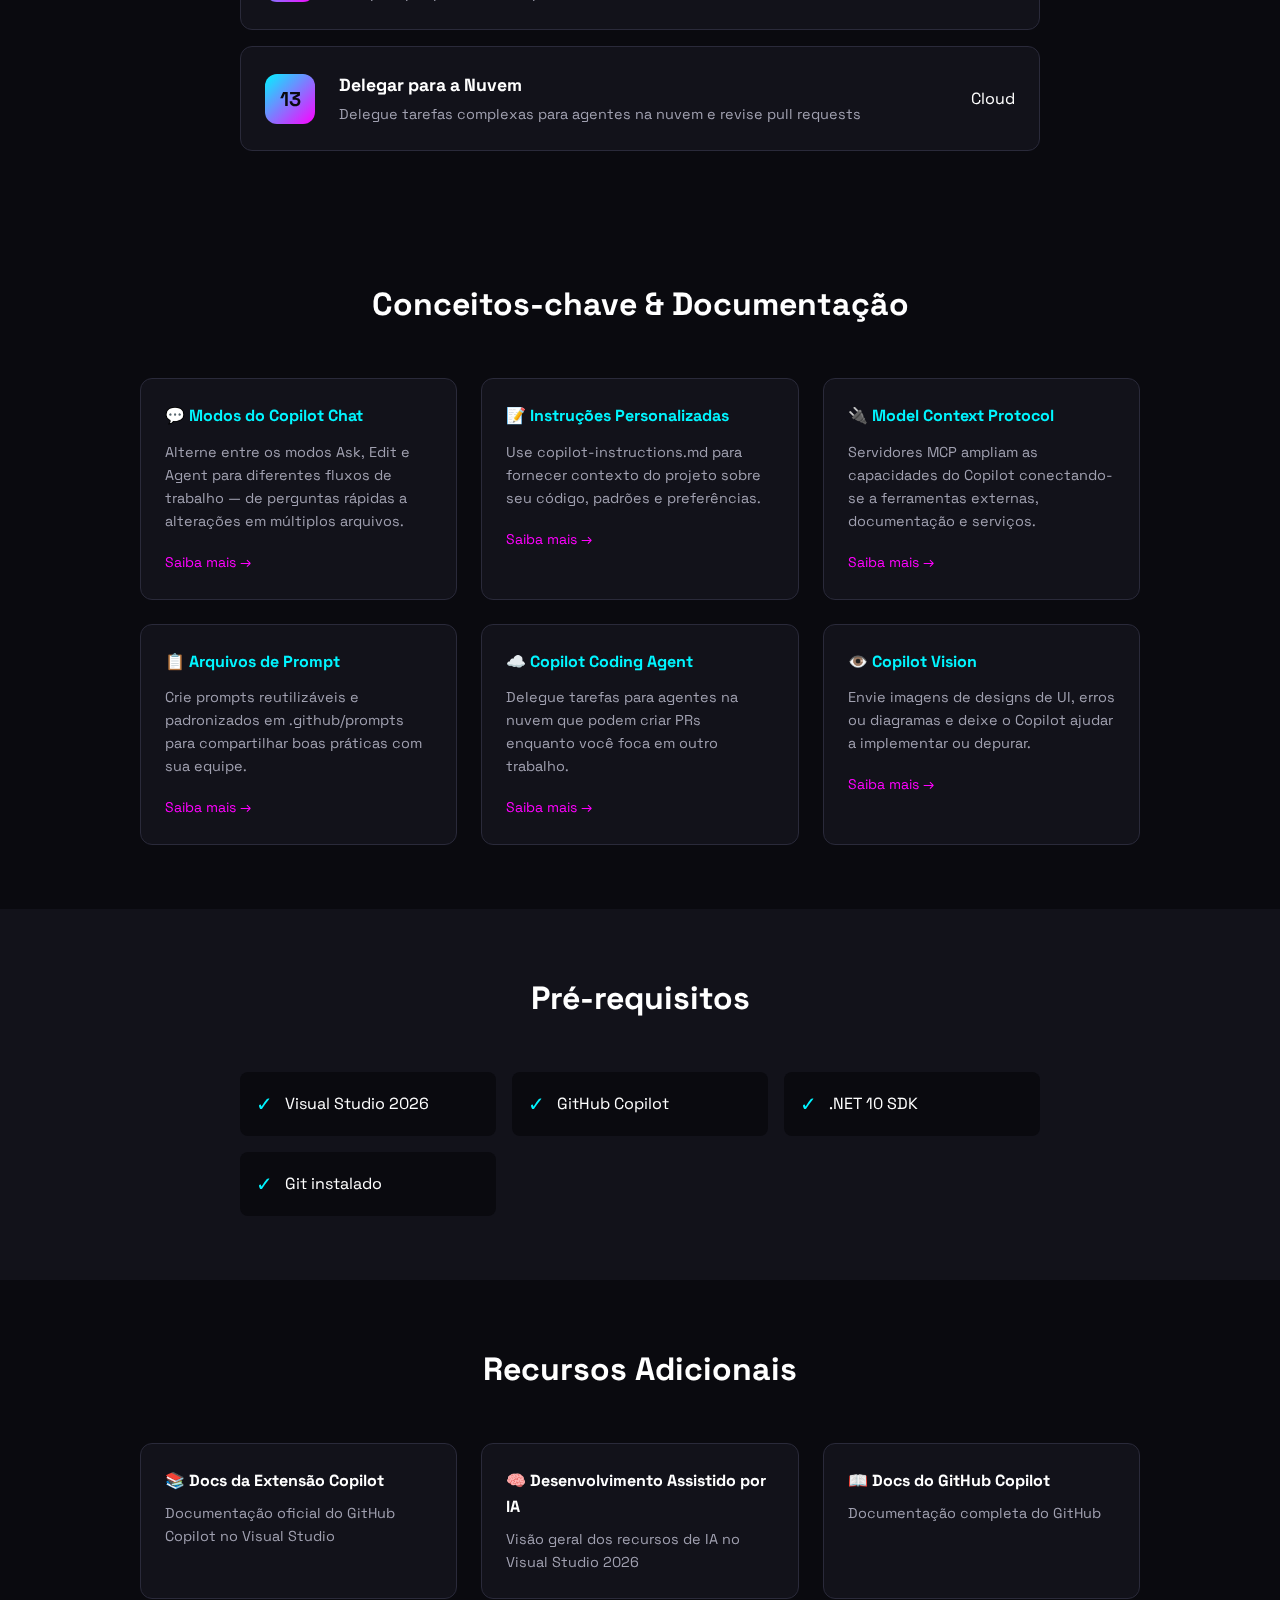
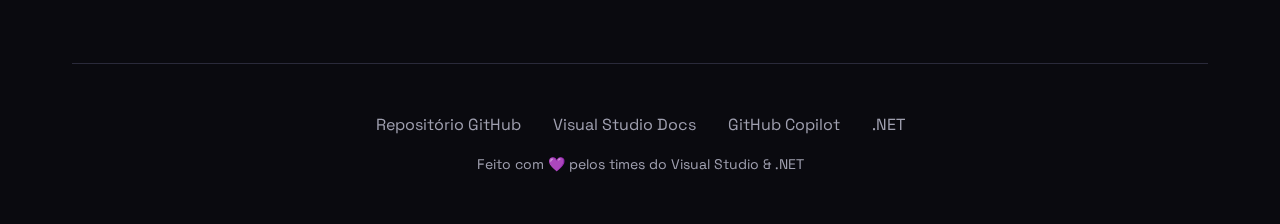
<file: docs/pt_BR/index.html>
<!DOCTYPE html>
<html lang="pt-BR">
<head>
    <!-- Google tag (gtag.js) -->
    <script async src="https://www.googletagmanager.com/gtag/js?id=G-LSC44NDPLQ"></script>
    <script>
      window.dataLayer = window.dataLayer || [];
      function gtag(){dataLayer.push(arguments);}
      gtag('js', new Date());
      gtag('config', 'G-LSC44NDPLQ');
    </script>
    <meta charset="UTF-8">
    <meta name="viewport" content="width=device-width, initial-scale=1.0">
    <title>Visual Studio GitHub Copilot Lab | Edição .NET</title>
    <link rel="preconnect" href="https://fonts.googleapis.com">
    <link href="https://fonts.googleapis.com/css2?family=Space+Grotesk:wght@400;500;600;700&family=JetBrains+Mono:wght@400;600&display=swap" rel="stylesheet">
    <link rel="alternate" hreflang="en" href="https://copilot-dev-days.github.io/visual-studio-lab/">
    <link rel="alternate" hreflang="pt-BR" href="https://copilot-dev-days.github.io/visual-studio-lab/pt_BR/">
    <link rel="alternate" hreflang="es" href="https://copilot-dev-days.github.io/visual-studio-lab/es/">
    <link rel="alternate" hreflang="x-default" href="https://copilot-dev-days.github.io/visual-studio-lab/">
    <link rel="stylesheet" href="../styles.css">
    <link rel="stylesheet" href="../light-theme.css">
    <script src="../theme-toggle.js"></script>
</head>
<body>
    <div style="position:fixed;top:1rem;right:1rem;z-index:1000;display:flex;gap:0.5rem;align-items:center;">
        <div class="locale-picker" id="localePicker">
            <button type="button" class="locale-toggle" aria-haspopup="listbox" aria-expanded="false" aria-label="Selecionar idioma">🌐</button>
            <ul role="listbox" aria-label="Language">
                <li role="option" data-locale="en" aria-selected="false">🇬🇧 English</li>
                <li role="option" data-locale="es" aria-selected="false">🇪🇸 Español</li>
                <li role="option" data-locale="pt-BR" aria-selected="true" class="active">🇧🇷 Português (Brasil)</li>
            </ul>
        </div>
        <button class="theme-toggle" onclick="toggleTheme()">☀️ Claro</button>
    </div>
    <div class="container">
        <!-- Hero -->
        <section class="hero">
            <span class="hero-badge">🚀 .NET 10 + Blazor + Visual Studio 2026</span>
            <h1>GitHub Copilot no Visual Studio</h1>
            <p class="hero-subtitle">
                Construa um aplicativo e-commerce TinyShop enquanto domina o GitHub Copilot no Visual Studio 2026. 
                Aprenda code completion, Agent mode, MCP servers e fluxos de desenvolvimento com IA.
            </p>
            <div class="hero-cta">
                <a href="step.html?step=setup" class="btn btn-primary">
                    🚀 Iniciar Workshop
                </a>
                <a href="https://github.com/copilot-dev-days/visual-studio-lab" class="btn btn-secondary">
                    📦 Repositório GitHub
                </a>
            </div>
            <div class="stats">
                <div class="stat">
                    <div class="stat-value">~2hr</div>
                    <div class="stat-label">Duração</div>
                </div>
                <div class="stat">
                    <div class="stat-value">13</div>
                    <div class="stat-label">Partes</div>
                </div>
                <div class="stat">
                    <div class="stat-value">2</div>
                    <div class="stat-label">Projetos</div>
                </div>
            </div>
        </section>

        <!-- Features -->
        <section class="features">
            <h2 class="section-title">O que Você Vai Aprender</h2>
            <div class="features-grid">
                <div class="feature-card">
                    <div class="feature-icon">✨</div>
                    <h3>Code Completion</h3>
                    <p>Experimente sugestões inteligentes de ghost text e Next Edit Suggestions (NES) enquanto você digita código em tempo real.</p>
                </div>
                <div class="feature-card">
                    <div class="feature-icon">🤖</div>
                    <h3>Agent Mode</h3>
                    <p>Deixe o Copilot fazer alterações em múltiplos arquivos, instalar pacotes e implementar funcionalidades completas de forma autônoma.</p>
                </div>
                <div class="feature-card">
                    <div class="feature-icon">🔌</div>
                    <h3>MCP Servers</h3>
                    <p>Amplie as capacidades do Copilot com servidores Model Context Protocol para documentação, GitHub e muito mais.</p>
                </div>
                <div class="feature-card">
                    <div class="feature-icon">☁️</div>
                    <h3>Cloud Delegation</h3>
                    <p>Delegue tarefas complexas para a nuvem enquanto você foca em outro trabalho, depois revise os resultados.</p>
                </div>
            </div>
        </section>

        <!-- Workshop Parts -->
        <section class="workshop">
            <h2 class="section-title">Partes do Workshop</h2>
            <div class="parts-list">
                <a href="step.html?step=setup" class="part-card">
                    <div class="part-number">00</div>
                    <div class="part-content">
                        <h3>Configuração & Setup</h3>
                        <p>Clone o repositório, instale extensões e configure o GitHub Copilot</p>
                    </div>
                    <span class="part-badge">Setup</span>
                </a>
                <a href="step.html?step=part00-exploring-codebase" class="part-card">
                    <div class="part-number">01</div>
                    <div class="part-content">
                        <h3>Explorando o Código</h3>
                        <p>Use o Copilot Chat para entender a estrutura e arquitetura do projeto</p>
                    </div>
                    <span class="part-badge">Chat</span>
                </a>
                <a href="step.html?step=part01-code-completion" class="part-card">
                    <div class="part-number">02</div>
                    <div class="part-content">
                        <h3>Code Completion & Ghost Text</h3>
                        <p>Implemente endpoints de API com sugestões inteligentes de código e NES</p>
                    </div>
                    <span class="part-badge">Completions</span>
                </a>
                <a href="step.html?step=part02-enhancing-ui" class="part-card">
                    <div class="part-number">03</div>
                    <div class="part-content">
                        <h3>Aprimorando a UI com Inline Chat</h3>
                        <p>Faça melhorias direcionadas na UI usando inline chat (Alt+/)</p>
                    </div>
                    <span class="part-badge">Inline</span>
                </a>
                <a href="step.html?step=part03-referencing-files" class="part-card">
                    <div class="part-number">04</div>
                    <div class="part-content">
                        <h3>Referenciando Arquivos de Código</h3>
                        <p>Use referências # para dar ao Copilot contexto de arquivos específicos</p>
                    </div>
                    <span class="part-badge">Context</span>
                </a>
                <a href="step.html?step=part04-custom-instructions" class="part-card">
                    <div class="part-number">05</div>
                    <div class="part-content">
                        <h3>Instruções Personalizadas</h3>
                        <p>Configure copilot-instructions.md para alinhar sugestões com seus padrões</p>
                    </div>
                    <span class="part-badge">Instructions</span>
                </a>
                <a href="step.html?step=part05-implementing-features" class="part-card">
                    <div class="part-number">06</div>
                    <div class="part-content">
                        <h3>Implementando Funcionalidades com Agent</h3>
                        <p>Construa funcionalidades completas em múltiplos arquivos usando o Agent mode</p>
                    </div>
                    <span class="part-badge">Agent</span>
                </a>
                <a href="step.html?step=part06-copilot-vision" class="part-card">
                    <div class="part-number">07</div>
                    <div class="part-content">
                        <h3>Copilot Vision</h3>
                        <p>Envie mockups de design e deixe o Copilot implementar a UI</p>
                    </div>
                    <span class="part-badge">Vision</span>
                </a>
                <a href="step.html?step=part07-debugging-with-copilot" class="part-card">
                    <div class="part-number">08</div>
                    <div class="part-content">
                        <h3>Depuração com Copilot</h3>
                        <p>Analise exceções, inspecione variáveis e gere expressões de depuração</p>
                    </div>
                    <span class="part-badge">Debug</span>
                </a>
                <a href="step.html?step=part08-commit-summary-descriptions" class="part-card">
                    <div class="part-number">09</div>
                    <div class="part-content">
                        <h3>Resumos de Commit & Code Review</h3>
                        <p>Gere mensagens de commit significativas e revise a qualidade do código</p>
                    </div>
                    <span class="part-badge">Git</span>
                </a>
                <a href="step.html?step=part09-mcp" class="part-card">
                    <div class="part-number">10</div>
                    <div class="part-content">
                        <h3>MCP Servers</h3>
                        <p>Conecte-se ao GitHub, Microsoft Learn e outros serviços externos</p>
                    </div>
                    <span class="part-badge">MCP</span>
                </a>
                <a href="step.html?step=part10-planning-mode" class="part-card">
                    <div class="part-number">11</div>
                    <div class="part-content">
                        <h3>Modo de Planejamento</h3>
                        <p>Crie planos de implementação estruturados antes de gerar código</p>
                    </div>
                    <span class="part-badge">Planning</span>
                </a>
                <a href="step.html?step=part11-reusable-prompts" class="part-card">
                    <div class="part-number">12</div>
                    <div class="part-content">
                        <h3>Arquivos de Prompt Reutilizáveis</h3>
                        <p>Crie prompts padronizados para testes unitários e tarefas comuns</p>
                    </div>
                    <span class="part-badge">Prompts</span>
                </a>
                <a href="step.html?step=part12-delegate-to-cloud" class="part-card">
                    <div class="part-number">13</div>
                    <div class="part-content">
                        <h3>Delegar para a Nuvem</h3>
                        <p>Delegue tarefas complexas para agentes na nuvem e revise pull requests</p>
                    </div>
                    <span class="part-badge">Cloud</span>
                </a>
            </div>
        </section>

        <!-- Key Concepts -->
        <section class="concepts">
            <h2 class="section-title">Conceitos-chave & Documentação</h2>
            <div class="concepts-grid">
                <div class="concept-card">
                    <h4>💬 Modos do Copilot Chat</h4>
                    <p>Alterne entre os modos Ask, Edit e Agent para diferentes fluxos de trabalho — de perguntas rápidas a alterações em múltiplos arquivos.</p>
                    <a href="https://learn.microsoft.com/visualstudio/ide/copilot-chat-context" target="_blank">Saiba mais →</a>
                </div>
                <div class="concept-card">
                    <h4>📝 Instruções Personalizadas</h4>
                    <p>Use copilot-instructions.md para fornecer contexto do projeto sobre seu código, padrões e preferências.</p>
                    <a href="https://learn.microsoft.com/visualstudio/ide/copilot-customize-copilot" target="_blank">Saiba mais →</a>
                </div>
                <div class="concept-card">
                    <h4>🔌 Model Context Protocol</h4>
                    <p>Servidores MCP ampliam as capacidades do Copilot conectando-se a ferramentas externas, documentação e serviços.</p>
                    <a href="https://learn.microsoft.com/visualstudio/ide/copilot-mcp-overview" target="_blank">Saiba mais →</a>
                </div>
                <div class="concept-card">
                    <h4>📋 Arquivos de Prompt</h4>
                    <p>Crie prompts reutilizáveis e padronizados em .github/prompts para compartilhar boas práticas com sua equipe.</p>
                    <a href="https://learn.microsoft.com/visualstudio/ide/copilot-prompts-files" target="_blank">Saiba mais →</a>
                </div>
                <div class="concept-card">
                    <h4>☁️ Copilot Coding Agent</h4>
                    <p>Delegue tarefas para agentes na nuvem que podem criar PRs enquanto você foca em outro trabalho.</p>
                    <a href="https://learn.microsoft.com/visualstudio/ide/copilot-agent-mode" target="_blank">Saiba mais →</a>
                </div>
                <div class="concept-card">
                    <h4>👁️ Copilot Vision</h4>
                    <p>Envie imagens de designs de UI, erros ou diagramas e deixe o Copilot ajudar a implementar ou depurar.</p>
                    <a href="https://learn.microsoft.com/visualstudio/ide/copilot-vision" target="_blank">Saiba mais →</a>
                </div>
            </div>
        </section>
    </div>

    <!-- Prerequisites -->
    <section class="prereqs">
        <div class="container">
            <h2 class="section-title">Pré-requisitos</h2>
            <div class="prereqs-grid">
                <div class="prereq-item">
                    <span class="prereq-check">✓</span>
                    <span>Visual Studio 2026</span>
                </div>
                <div class="prereq-item">
                    <span class="prereq-check">✓</span>
                    <span>GitHub Copilot</span>
                </div>
                <div class="prereq-item">
                    <span class="prereq-check">✓</span>
                    <span>.NET 10 SDK</span>
                </div>
                <div class="prereq-item">
                    <span class="prereq-check">✓</span>
                    <span>Git instalado</span>
                </div>
            </div>
        </div>
    </section>

    <div class="container">
        <!-- Resources -->
        <section class="resources">
            <h2 class="section-title">Recursos Adicionais</h2>
            <div class="resources-grid">
                <a href="https://learn.microsoft.com/visualstudio/ide/visual-studio-github-copilot-extension" class="resource-card" target="_blank">
                    <h4>📚 Docs da Extensão Copilot</h4>
                    <p>Documentação oficial do GitHub Copilot no Visual Studio</p>
                </a>
                <a href="https://learn.microsoft.com/visualstudio/ide/ai-assisted-development-visual-studio" class="resource-card" target="_blank">
                    <h4>🧠 Desenvolvimento Assistido por IA</h4>
                    <p>Visão geral dos recursos de IA no Visual Studio 2026</p>
                </a>
                <a href="https://github.com/github/copilot-docs" class="resource-card" target="_blank">
                    <h4>📖 Docs do GitHub Copilot</h4>
                    <p>Documentação completa do GitHub</p>
                </a>
            </div>
        </section>

        <!-- Footer -->
        <footer>
            <div class="footer-links">
                <a href="https://github.com/copilot-dev-days/visual-studio-lab">Repositório GitHub</a>
                <a href="https://learn.microsoft.com/visualstudio/">Visual Studio Docs</a>
                <a href="https://github.com/features/copilot">GitHub Copilot</a>
                <a href="https://dotnet.microsoft.com/">.NET</a>
            </div>
            <p class="footer-credit">
                Feito com 💜 pelos times do Visual Studio & .NET
            </p>
        </footer>
    </div>

    <script>
    (function(){
      var match=location.pathname.match(/\/(pt_BR|es)\//);
      var locale=match?match[1]:'en';
      var picker=document.getElementById('localePicker');
      if(!picker)return;
      var btn=picker.querySelector('.locale-toggle'),list=picker.querySelector('ul');
      list.querySelectorAll('li').forEach(function(li){
        var l=li.dataset.locale==='pt-BR'?'pt_BR':li.dataset.locale;
        if(l===locale){li.classList.add('active');li.setAttribute('aria-selected','true');}
        else{li.classList.remove('active');li.setAttribute('aria-selected','false');}
      });
      function open(){list.style.display='block';btn.setAttribute('aria-expanded','true');}
      function close(){list.style.display='none';btn.setAttribute('aria-expanded','false');}
      btn.addEventListener('click',function(e){e.stopPropagation();list.style.display==='block'?close():open();});
      document.addEventListener('click',close);
      document.addEventListener('keydown',function(e){if(e.key==='Escape')close();});
      list.querySelectorAll('li').forEach(function(li){
        li.addEventListener('click',function(e){
          e.stopPropagation();
          var t=li.dataset.locale==='pt-BR'?'pt_BR':li.dataset.locale;
          if(t===locale){close();return;}
          var p=location.pathname;
          if(locale!=='en')p=p.replace(new RegExp('/'+locale+'/'),'/');;
          if(t!=='en'){var base=p.replace(/\/index\.html$/,'/');if(!base.endsWith('/'))base+='/';p=base+t+'/';}
          localStorage.setItem('preferred-locale',t);
          window.location.href=p;
        });
      });
    })();
    </script>
</body>
</html>
</file>
<file: docs/styles.css>
:root {
    --bg-dark: #0a0a0f;
    --bg-card: #12121a;
    --neon-cyan: #00f5ff;
    --neon-magenta: #ff00ff;
    --neon-purple: #b366ff;
    --text-primary: #ffffff;
    --text-secondary: #a0a0b0;
    --border-color: #2a2a3a;
}
* { margin: 0; padding: 0; box-sizing: border-box; }
body { font-family: 'Space Grotesk', sans-serif; background: var(--bg-dark); color: var(--text-primary); line-height: 1.6; min-height: 100vh; }
body::before { content: ''; position: fixed; top: 0; left: 0; width: 100%; height: 100%; background: linear-gradient(90deg, rgba(0,245,255,0.03) 1px, transparent 1px), linear-gradient(rgba(0,245,255,0.03) 1px, transparent 1px); background-size: 50px 50px; pointer-events: none; z-index: -1; }
.container { max-width: 1200px; margin: 0 auto; padding: 0 2rem; }
.hero { padding: 6rem 0 4rem; text-align: center; position: relative; }
.hero-badge { display: inline-block; padding: 0.5rem 1rem; background: rgba(0,245,255,0.1); border: 1px solid var(--neon-cyan); border-radius: 50px; font-size: 0.875rem; color: var(--neon-cyan); margin-bottom: 2rem; font-family: 'JetBrains Mono', monospace; }
.hero h1 { font-size: clamp(2.5rem, 6vw, 4rem); font-weight: 700; margin-bottom: 1rem; background: linear-gradient(135deg, var(--neon-cyan), var(--neon-magenta)); -webkit-background-clip: text; -webkit-text-fill-color: transparent; background-clip: text; }
.hero-subtitle { font-size: 1.25rem; color: var(--text-secondary); max-width: 600px; margin: 0 auto 2rem; }
.hero-cta { display: flex; gap: 1rem; justify-content: center; flex-wrap: wrap; }
.btn { display: inline-flex; align-items: center; gap: 0.5rem; padding: 1rem 2rem; border-radius: 8px; font-weight: 600; text-decoration: none; transition: all 0.3s ease; font-size: 1rem; }
.btn-primary { background: linear-gradient(135deg, var(--neon-cyan), var(--neon-purple)); color: var(--bg-dark); }
.btn-primary:hover { transform: translateY(-2px); box-shadow: 0 10px 40px rgba(0,245,255,0.3); }
.btn-secondary { background: transparent; border: 2px solid var(--border-color); color: var(--text-primary); }
.btn-secondary:hover { border-color: var(--neon-cyan); color: var(--neon-cyan); }
.stats { display: flex; justify-content: center; gap: 3rem; margin-top: 4rem; flex-wrap: wrap; }
.stat { text-align: center; }
.stat-value { font-size: 2rem; font-weight: 700; color: var(--neon-cyan); font-family: 'JetBrains Mono', monospace; }
.stat-label { font-size: 0.875rem; color: var(--text-secondary); margin-top: 0.25rem; }
.features { padding: 4rem 0; }
.section-title { font-size: 2rem; text-align: center; margin-bottom: 3rem; }
.features-grid { display: grid; grid-template-columns: repeat(auto-fit, minmax(280px, 1fr)); gap: 1.5rem; }
.feature-card { background: var(--bg-card); border: 1px solid var(--border-color); border-radius: 12px; padding: 2rem; transition: all 0.3s ease; }
.feature-card:hover { border-color: var(--neon-cyan); transform: translateY(-4px); }
.feature-icon { font-size: 2.5rem; margin-bottom: 1rem; }
.feature-card h3 { font-size: 1.25rem; margin-bottom: 0.5rem; }
.feature-card p { color: var(--text-secondary); font-size: 0.95rem; }
.workshop { padding: 4rem 0; }
.parts-list { display: flex; flex-direction: column; gap: 1rem; max-width: 800px; margin: 0 auto; }
.part-card { display: flex; align-items: center; gap: 1.5rem; background: var(--bg-card); border: 1px solid var(--border-color); border-radius: 12px; padding: 1.5rem; text-decoration: none; color: inherit; transition: all 0.3s ease; }
.part-card:hover { border-color: var(--neon-magenta); background: rgba(255,0,255,0.05); }
.part-number { width: 50px; height: 50px; display: flex; align-items: center; justify-content: center; background: linear-gradient(135deg, var(--neon-cyan), var(--neon-magenta)); border-radius: 12px; font-weight: 700; font-size: 1.25rem; color: var(--bg-dark); flex-shrink: 0; }
.part-content { flex: 1; }
.part-content h3 { font-size: 1.1rem; margin-bottom: 0.25rem; }
.part-content p { color: var(--text-secondary); font-size: 0.9rem; }
.part-time { font-family: 'JetBrains Mono', monospace; font-size: 0.875rem; color: var(--neon-cyan); padding: 0.25rem 0.75rem; background: rgba(0,245,255,0.1); border-radius: 50px; }
.concepts { padding: 4rem 0; }
.concepts-grid { display: grid; grid-template-columns: repeat(auto-fit, minmax(300px, 1fr)); gap: 1.5rem; max-width: 1000px; margin: 0 auto; }
.concept-card { background: var(--bg-card); border: 1px solid var(--border-color); border-radius: 12px; padding: 1.5rem; }
.concept-card h4 { display: flex; align-items: center; gap: 0.5rem; margin-bottom: 0.75rem; color: var(--neon-cyan); }
.concept-card p { color: var(--text-secondary); font-size: 0.9rem; margin-bottom: 1rem; }
.concept-card a { color: var(--neon-magenta); text-decoration: none; font-size: 0.875rem; }
.concept-card a:hover { text-decoration: underline; }
.resources { padding: 4rem 0; }
.resources-grid { display: grid; grid-template-columns: repeat(auto-fit, minmax(280px, 1fr)); gap: 1.5rem; max-width: 1000px; margin: 0 auto; }
.resource-card { background: var(--bg-card); border: 1px solid var(--border-color); border-radius: 12px; padding: 1.5rem; text-decoration: none; color: inherit; transition: all 0.3s ease; }
.resource-card:hover { border-color: var(--neon-cyan); transform: translateY(-2px); }
.resource-card h4 { margin-bottom: 0.5rem; color: var(--text-primary); }
.resource-card p { color: var(--text-secondary); font-size: 0.9rem; }
.prereqs { padding: 4rem 0; background: var(--bg-card); }
.prereqs-grid { display: grid; grid-template-columns: repeat(auto-fit, minmax(200px, 1fr)); gap: 1rem; max-width: 800px; margin: 0 auto; }
.prereq-item { display: flex; align-items: center; gap: 0.75rem; padding: 1rem; background: var(--bg-dark); border-radius: 8px; }
.prereq-check { color: var(--neon-cyan); font-size: 1.25rem; }
footer { padding: 3rem 0; text-align: center; border-top: 1px solid var(--border-color); }
.footer-links { display: flex; justify-content: center; gap: 2rem; margin-bottom: 1rem; flex-wrap: wrap; }
.footer-links a { color: var(--text-secondary); text-decoration: none; transition: color 0.3s ease; }
.footer-links a:hover { color: var(--neon-cyan); }
.footer-credit { color: var(--text-secondary); font-size: 0.875rem; }
@media (max-width: 768px) {
    .hero { padding: 4rem 0 3rem; }
    .stats { gap: 2rem; }
    .part-card { flex-direction: column; text-align: center; }
    .part-time { margin-top: 0.5rem; }
}
/* --- Locale Picker --- */
.locale-picker { position: relative; display: inline-flex; }
.locale-toggle { display: flex; align-items: center; justify-content: center; padding: 8px; border-radius: 10px; border: 1px solid var(--border-color); background: var(--bg-card); color: var(--text-secondary); font-size: 1rem; line-height: 1; transition: all 0.2s; cursor: pointer; }
.locale-toggle:hover { background: var(--neon-cyan); color: #fff; border-color: var(--neon-cyan); }
.locale-picker ul { display: none; position: absolute; top: 100%; right: 0; margin: 4px 0 0; padding: 4px 0; list-style: none; background: var(--bg-card); border: 1px solid var(--border-color); border-radius: 10px; box-shadow: 0 4px 12px rgba(0,0,0,0.15); z-index: 100; min-width: 180px; }
.locale-picker li { padding: 8px 16px; cursor: pointer; font-size: 0.9rem; color: var(--text-primary); white-space: nowrap; transition: background 0.15s; }
.locale-picker li:hover { background: var(--neon-cyan); color: #fff; }
.locale-picker li.active { font-weight: 600; color: var(--neon-cyan); }
.locale-picker li.active:hover { color: #fff; }
</file>
<file: docs/light-theme.css>
html[data-theme="light"] {
    --bg-dark: #f5f5f7;
    --bg-card: #ffffff;
    --bg-code: #f0f0f5;
    --neon-cyan: #0077b6;
    --neon-magenta: #7b1fa2;
    --neon-purple: #7b1fa2;
    --vs-purple: #68217a;
    --vs-blue: #0078d4;
    --neon-blue: #0077b6;
    --text-primary: #1a1a2e;
    --text-secondary: #555570;
    --border-color: #d0d0dd;
    --success-green: #2e7d32;
    --warning-yellow: #f9a825;
}

html[data-theme="light"] body::before {
    background: linear-gradient(90deg, rgba(104,33,122,0.05) 1px, transparent 1px),
                linear-gradient(rgba(104,33,122,0.05) 1px, transparent 1px);
}

html[data-theme="light"] .hero::before {
    background: radial-gradient(ellipse at 50% 0%, rgba(104,33,122,0.15), transparent 70%);
}

html[data-theme="light"] .header {
    background: rgba(245,245,247,0.95);
}

html[data-theme="light"] code,
html[data-theme="light"] pre {
    background: var(--bg-code);
    color: #1a1a2e;
}

html[data-theme="light"] .btn-secondary {
    border-color: var(--border-color);
    color: var(--text-primary);
}

html[data-theme="light"] .btn-secondary:hover {
    background: rgba(104,33,122,0.1);
    border-color: var(--vs-purple);
}

html[data-theme="light"] .card {
    box-shadow: 0 2px 8px rgba(0,0,0,0.08);
}

.theme-toggle {
    background: none;
    border: 1px solid var(--border-color);
    color: var(--text-primary);
    cursor: pointer;
    padding: 0.4rem 0.8rem;
    border-radius: 6px;
    font-size: 1rem;
    transition: all 0.3s ease;
    display: inline-flex;
    align-items: center;
    gap: 0.4rem;
}

.theme-toggle:hover {
    border-color: var(--neon-purple);
    color: var(--neon-purple);
}
</file>
